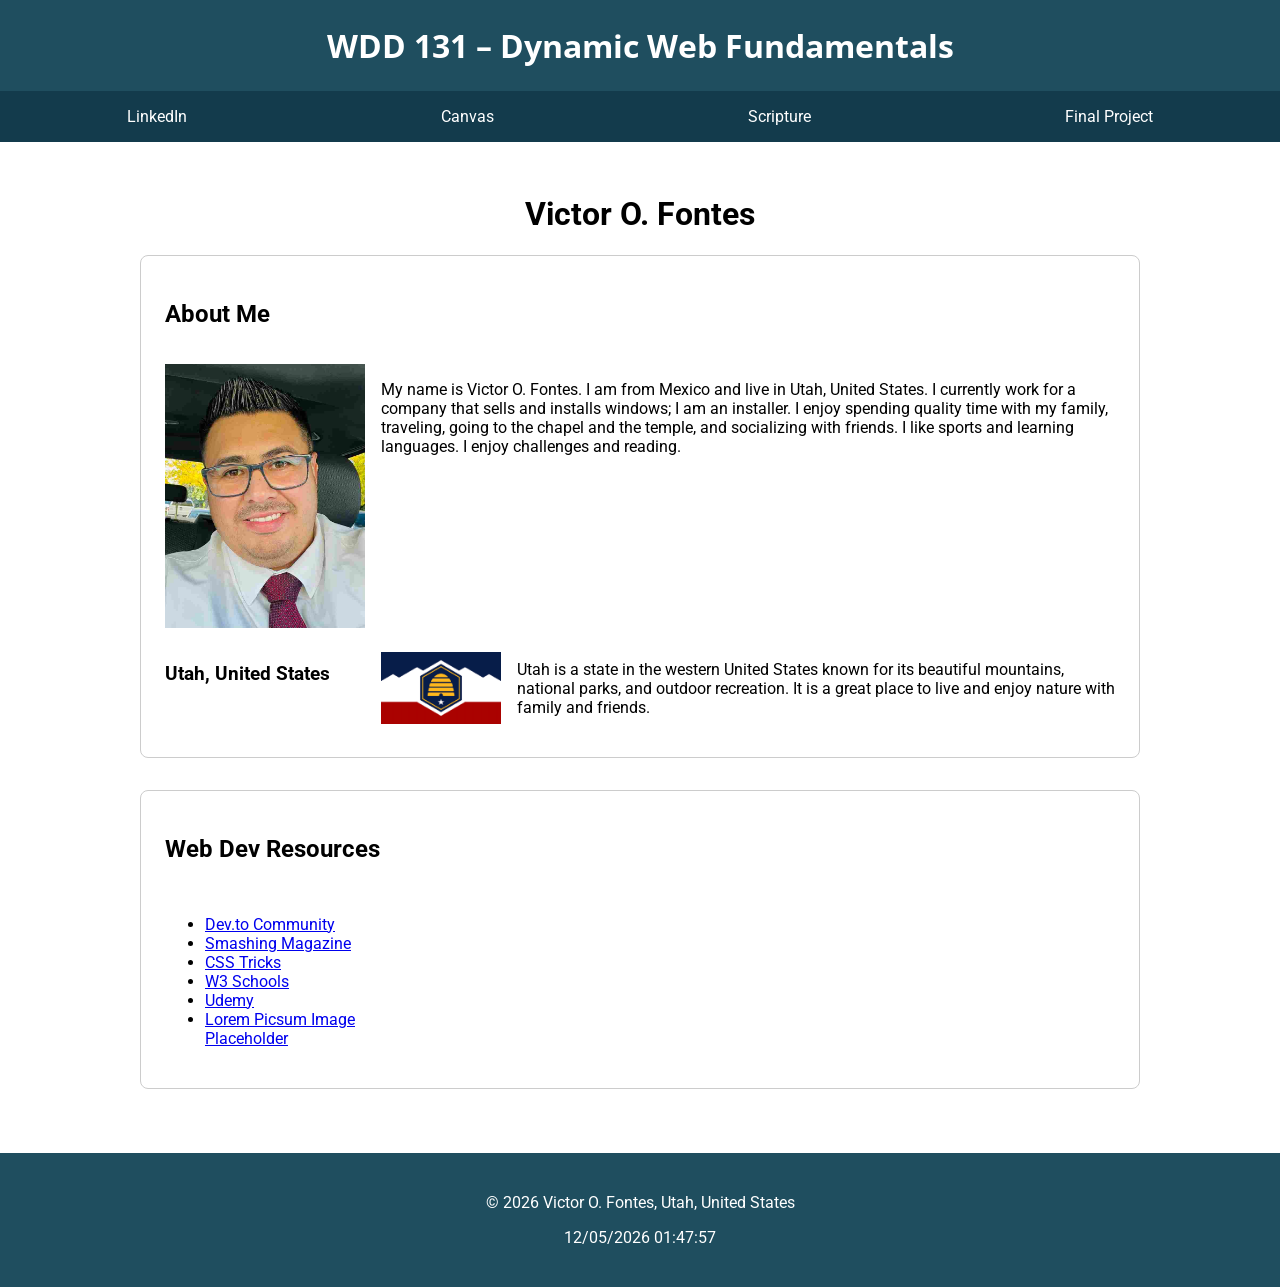
<file: index.html>
<!DOCTYPE html>
<html lang="en">
<head>
    <meta charset="UTF-8">
    <meta name="viewport" content="width=device-width, initial-scale=1.0">
    <meta name="description" content="WDD 131 – Dynamic Web Fundamentals, Victor O. Fontes, web development, HTML, CSS, JavaScript, and web design.">
    <meta name="author" content="Victor O. Fontes">

    <title>WDD 131 – Dynamic Web Fundamentals – Victor O. Fontes</title>

<link rel="preconnect" href="https://fonts.googleapis.com">
<link rel="preconnect" href="https://fonts.gstatic.com" crossorigin>
<link href="https://fonts.googleapis.com/css2?family=Roboto&family=Open+Sans&display=swap" rel="stylesheet">
    
<link rel="stylesheet" href="styles/base.css">

    <script src="scripts/getdates.js" defer></script>
</head>

<body>
    <header>
        <span id="course-title">WDD 131 – Dynamic Web Fundamentals</span>

        <nav>
            <a href="https://www.linkedin.com/in/victor-omar-f-81911842a">LinkedIn</a>
            <a href="https://byupw.instructure.com/">Canvas</a>
            <a href="https://www.churchofjesuschrist.org/study/scriptures">
                Scripture
            </a>
            <a href="#">Final Project</a>
        </nav>
    </header>

    <main>
        <h1>Victor O. Fontes</h1>

        <section class="card">
            <h2>About Me</h2>

            <img src="images/profile.jpeg" alt="Profile photo of Victor O. Fontes">

            <p>
                My name is Victor O. Fontes. I am from Mexico and live in Utah, United States.
                I currently work for a company that sells and installs windows; I am an installer. 
                I enjoy spending quality time with my family, traveling, going to the chapel and the temple, and socializing with friends.
                 I like sports and learning languages. I enjoy challenges and reading.
            </p>

           <h3>Utah, United States</h3>

    <div class="location">
        <img src="images/utah-flag.png" alt="Flag of Utah">

        <p>
            Utah is a state in the western United States known for its beautiful
            mountains, national parks, and outdoor recreation. It is a great place
            to live and enjoy nature with family and friends.
        </p>
    </div>   
        </section>

        <section class="card">
    <h2>Web Dev Resources</h2>

    <ul>
        <li><a href="https://dev.to/">Dev.to Community</a></li>
        <li><a href="https://www.smashingmagazine.com/">Smashing Magazine</a></li>
        <li><a href="https://css-tricks.com/">CSS Tricks</a></li>
        <li><a href="https://www.w3schools.com/">W3 Schools</a></li>
        <li><a href="https://www.udemy.com/">Udemy</a></li>
        <li><a href="https://picsum.photos/">Lorem Picsum Image Placeholder</a></li>
    </ul>
</section>
    </main>

    <footer>
        <p>
            &copy; <span id="currentyear"></span> Victor O. Fontes, Utah, United States
        </p>

        <p id="lastModified"></p>
    </footer>
</body>
</html>
</file>
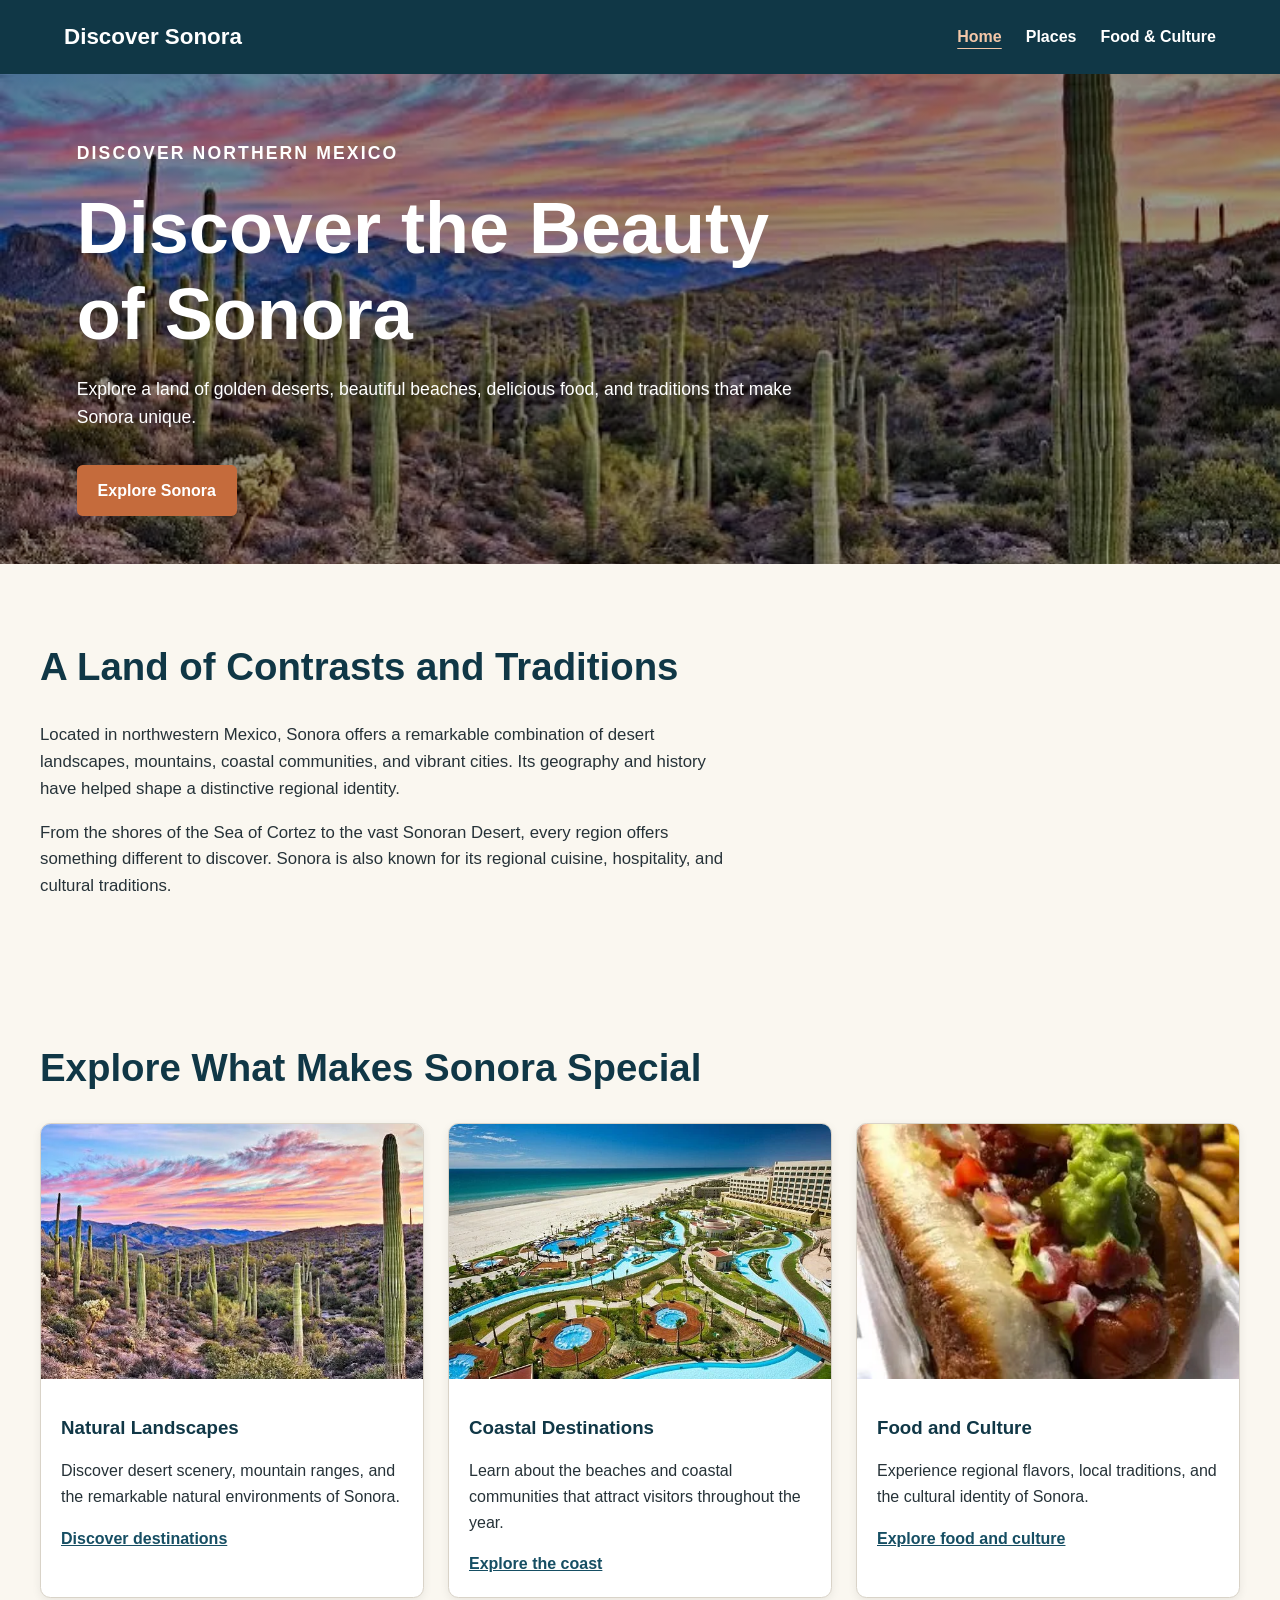
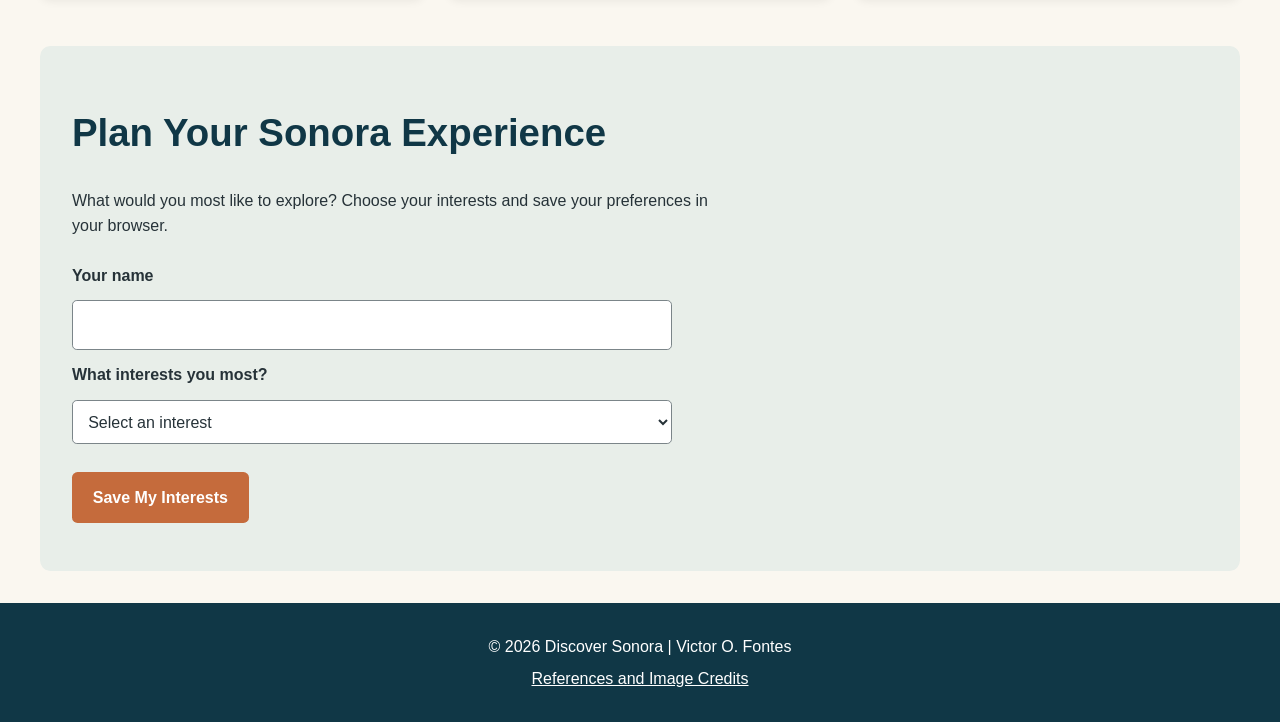
<file: project/index.html>
<!DOCTYPE html>
<html lang="en">
<head>
    <meta charset="UTF-8">
    <meta name="viewport" content="width=device-width, initial-scale=1.0">
    <meta name="description" content="Discover Sonora, Mexico, through its beautiful landscapes, regional food, rich culture, and unforgettable destinations.">
    <meta name="author" content="Victor O. Fontes">
    <title>Discover Sonora | Explore Northern Mexico</title>
    <link rel="stylesheet" href="styles/discover-sonora.css">
    <script src="scripts/discover-sonora.js" defer></script>
</head>
<body>
    <header>
        <a class="logo" href="index.html">Discover Sonora</a>

        <button id="menu-button" aria-label="Open navigation menu" aria-expanded="false">
            ☰
        </button>

        <nav id="nav-menu" aria-label="Main navigation">
            <a href="index.html" aria-current="page">Home</a>
            <a href="places.html">Places</a>
            <a href="food.html">Food & Culture</a>
        </nav>
    </header>

    <main>
        <section class="hero">
            <div class="hero-content">
                <p class="eyebrow">Discover Northern Mexico</p>
                <h1>Discover the Beauty of Sonora</h1>
                <p>
                    Explore a land of golden deserts, beautiful beaches,
                    delicious food, and traditions that make Sonora unique.
                </p>
                <a class="button" href="places.html">Explore Sonora</a>
            </div>
        </section>

        <section class="intro section-container">
            <h2>A Land of Contrasts and Traditions</h2>
            <p>
                Located in northwestern Mexico, Sonora offers a remarkable
                combination of desert landscapes, mountains, coastal
                communities, and vibrant cities. Its geography and history
                have helped shape a distinctive regional identity.
            </p>
            <p>
                From the shores of the Sea of Cortez to the vast Sonoran
                Desert, every region offers something different to discover.
                Sonora is also known for its regional cuisine, hospitality,
                and cultural traditions.
            </p>
        </section>

        <section class="highlights section-container">
            <h2>Explore What Makes Sonora Special</h2>

            <div class="card-grid">
                <article class="card">
                    <img
                        src="images/sonoran-desert.webp"
                        alt="Desert landscape in Sonora with mountains and native vegetation"
                        loading="lazy"
                        width="600"
                        height="400"
                    >
                    <div class="card-content">
                        <h3>Natural Landscapes</h3>
                        <p>
                            Discover desert scenery, mountain ranges,
                            and the remarkable natural environments of Sonora.
                        </p>
                        <a href="places.html">Discover destinations</a>
                    </div>
                </article>

                <article class="card">
                    <img
                        src="images/puerto-penasco.webp"
                        alt="Coastal scenery along the Sea of Cortez in Sonora"
                        loading="lazy"
                        width="600"
                        height="400"
                    >
                    <div class="card-content">
                        <h3>Coastal Destinations</h3>
                        <p>
                            Learn about the beaches and coastal communities
                            that attract visitors throughout the year.
                        </p>
                        <a href="places.html">Explore the coast</a>
                    </div>
                </article>

                <article class="card">
                    <img
                        src="images/sonoran-hot-dog.webp"
                        alt="Traditional Sonoran cuisine served as a regional meal"
                        loading="lazy"
                        width="600"
                        height="400"
                    >
                    <div class="card-content">
                        <h3>Food and Culture</h3>
                        <p>
                            Experience regional flavors, local traditions,
                            and the cultural identity of Sonora.
                        </p>
                        <a href="food.html">Explore food and culture</a>
                    </div>
                </article>
            </div>
        </section>

        <section class="newsletter section-container">
            <h2>Plan Your Sonora Experience</h2>
            <p>
                What would you most like to explore? Choose your interests
                and save your preferences in your browser.
            </p>

            <form id="interest-form">
                <label for="visitor-name">Your name</label>
                <input
                    type="text"
                    id="visitor-name"
                    name="visitor-name"
                    autocomplete="name"
                    required
                >

                <label for="interest">What interests you most?</label>
                <select id="interest" name="interest" required>
                    <option value="">Select an interest</option>
                    <option value="beaches">Beaches and coastal destinations</option>
                    <option value="nature">Deserts and nature</option>
                    <option value="food">Food and regional cuisine</option>
                    <option value="culture">Culture and traditions</option>
                </select>

                <button class="button" type="submit">Save My Interests</button>
            </form>

            <p id="form-message" class="form-message" aria-live="polite"></p>
        </section>
    </main>

    <footer>
        <p>&copy; <span id="current-year"></span> Discover Sonora | Victor O. Fontes</p>
        <p><a href="references.html">References and Image Credits</a></p>
    </footer>
</body>
</html>
</file>
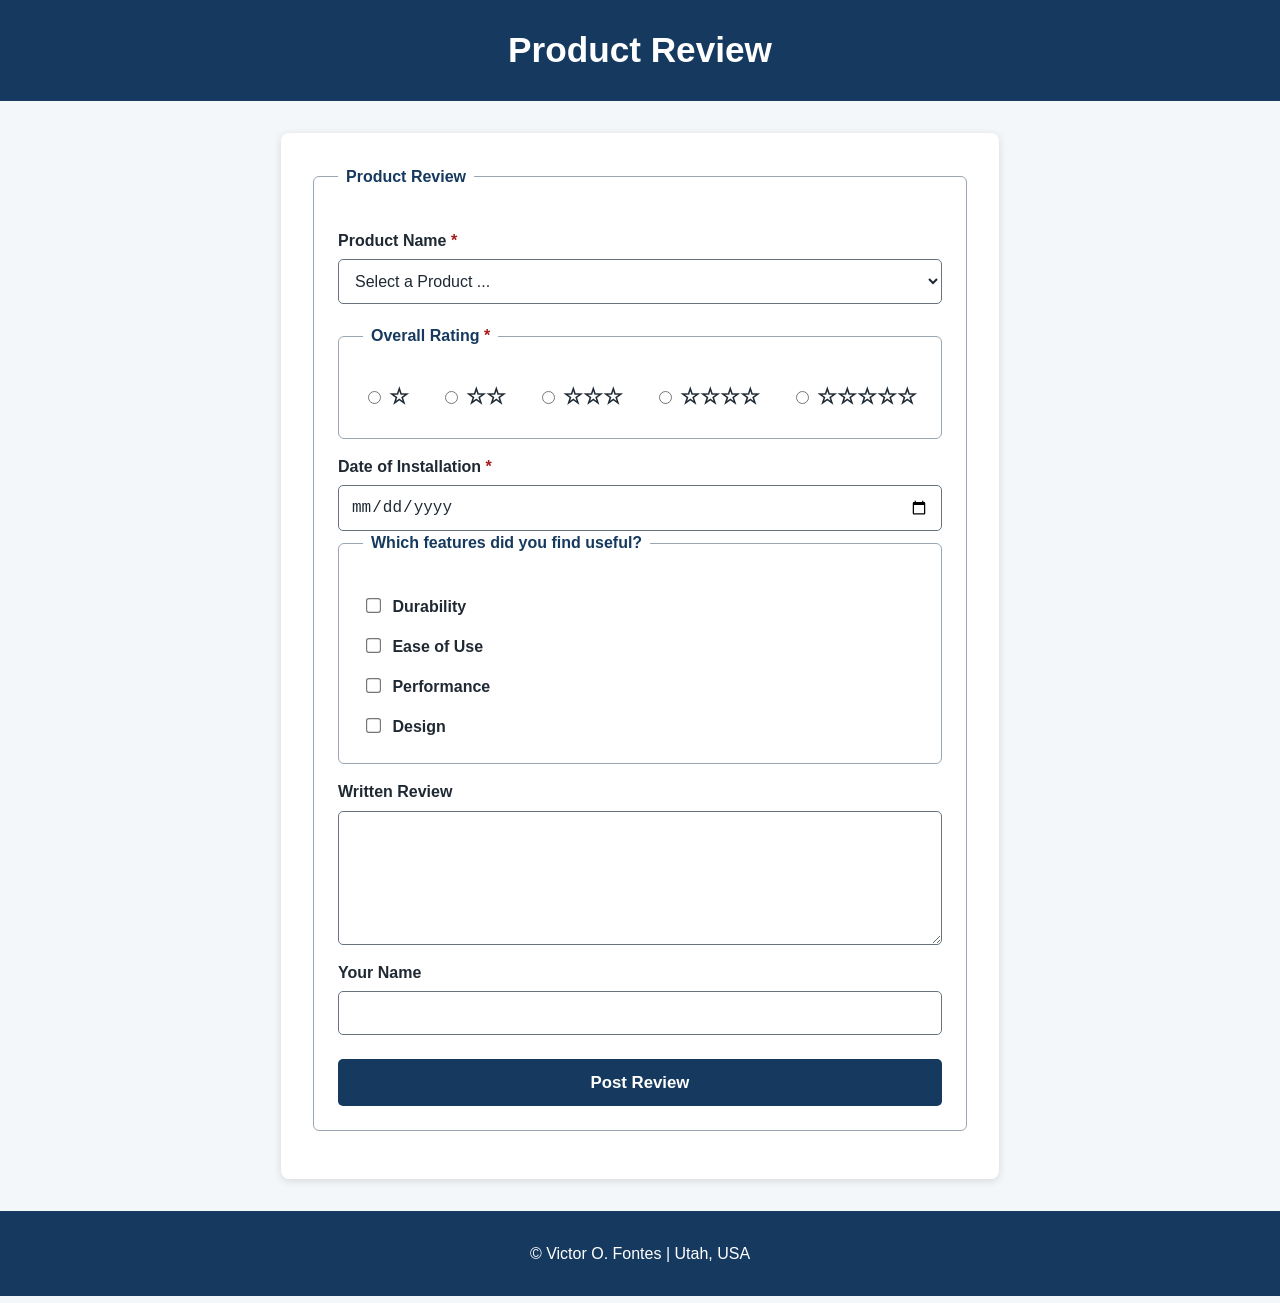
<file: form.html>
<!DOCTYPE html>
<html lang="en">

<head>
    <meta charset="UTF-8">
    <meta name="viewport" content="width=device-width, initial-scale=1.0">

    <meta name="description"
        content="Product review form for submitting a review, rating, installation date, and useful features.">

    <meta name="author" content="Victor O. Fontes">

    <title>Product Review Form</title>

    <link rel="stylesheet" href="styles/form.css">
    <script src="scripts/form.js" defer></script>
</head>

<body>

    <header>
        <h1>Product Review</h1>
    </header>

    <main>
        <form method="get" action="review.html">

            <fieldset>
                <legend>Product Review</legend>

                <!-- Product Name -->
                <label for="product">
                    Product Name <span class="required">*</span>
                </label>

                <select id="product" name="product" required>
                    <option value="" disabled selected>Select a Product ...</option>
                </select>

                <!-- Overall Rating -->
                <fieldset class="rating-field">
                    <legend>Overall Rating <span class="required">*</span></legend>

                    <div class="rating-options">

                        <label for="rating-1">
                            <input type="radio" id="rating-1" name="rating" value="1" required>
                            <span>☆</span>
                            <span class="sr-only">1 star</span>
                        </label>

                        <label for="rating-2">
                            <input type="radio" id="rating-2" name="rating" value="2" required>
                            <span>☆☆</span>
                            <span class="sr-only">2 stars</span>
                        </label>

                        <label for="rating-3">
                            <input type="radio" id="rating-3" name="rating" value="3" required>
                            <span>☆☆☆</span>
                            <span class="sr-only">3 stars</span>
                        </label>

                        <label for="rating-4">
                            <input type="radio" id="rating-4" name="rating" value="4" required>
                            <span>☆☆☆☆</span>
                            <span class="sr-only">4 stars</span>
                        </label>

                        <label for="rating-5">
                            <input type="radio" id="rating-5" name="rating" value="5" required>
                            <span>☆☆☆☆☆</span>
                            <span class="sr-only">5 stars</span>
                        </label>

                    </div>
                </fieldset>

                <!-- Date of Installation -->
                <label for="installation-date">
                    Date of Installation <span class="required">*</span>
                </label>

                <input type="date" id="installation-date" name="installation-date" required>

                <!-- Useful Features -->
                <fieldset>
                    <legend>Which features did you find useful?</legend>

                    <label for="durability">
                        <input type="checkbox" id="durability" name="features" value="durability">
                        Durability
                    </label>

                    <label for="ease-of-use">
                        <input type="checkbox" id="ease-of-use" name="features" value="ease-of-use">
                        Ease of Use
                    </label>

                    <label for="performance">
                        <input type="checkbox" id="performance" name="features" value="performance">
                        Performance
                    </label>

                    <label for="design">
                        <input type="checkbox" id="design" name="features" value="design">
                        Design
                    </label>

                </fieldset>

                <!-- Written Review -->
                <label for="review">
                    Written Review
                </label>

                <textarea id="review" name="review" rows="6"></textarea>

                <!-- User Name -->
                <label for="user-name">
                    Your Name
                </label>

                <input type="text" id="user-name" name="user-name">

                <!-- Submit -->
                <input type="submit" value="Post Review">

            </fieldset>

        </form>
    </main>

    <footer>
        <p>
            &copy; <span id="currentyear"></span> Victor O. Fontes | Utah, USA
        </p>

        <p id="lastModified"></p>
    </footer>

</body>

</html>
</file>
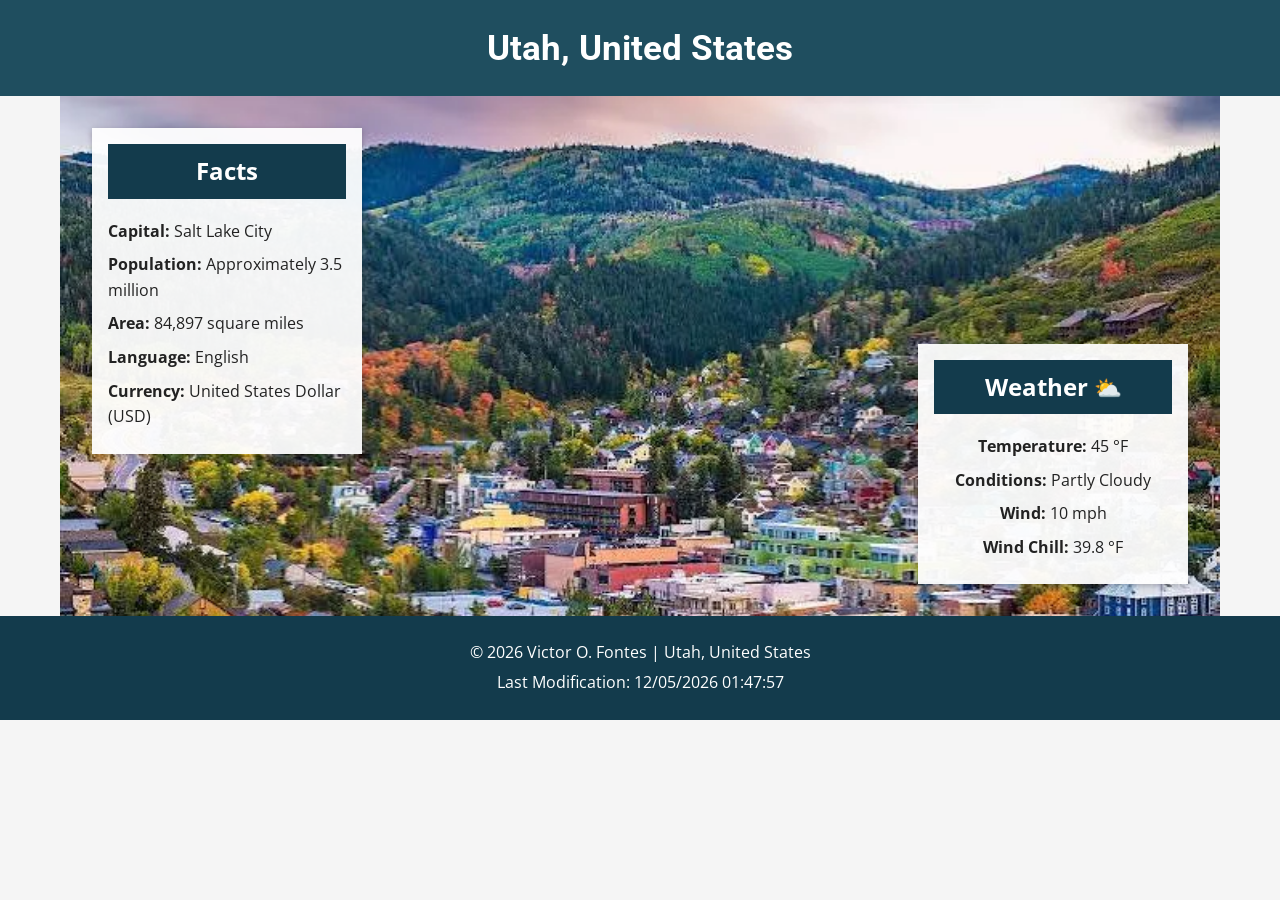
<file: place.html>
<!DOCTYPE html>
<html lang="en">
<head>
    <meta charset="UTF-8">
    <meta name="viewport" content="width=device-width, initial-scale=1.0">

    <meta name="description" content="Learn about Utah, United States, including its geography, population, landmarks, and weather.">
    <meta name="author" content="Victor O. Fontes">

    <title>Utah, United States | WDD 131</title>

    <link rel="preconnect" href="https://fonts.googleapis.com">
    <link rel="preconnect" href="https://fonts.gstatic.com" crossorigin>
    <link href="https://fonts.googleapis.com/css2?family=Open+Sans:wght@400;600;700&family=Roboto:wght@700&display=swap" rel="stylesheet">

    <link rel="stylesheet" href="styles/place.css">
    <script src="scripts/place.js" defer></script>
</head>

<body>
    <header>
        <h1>Utah, United States</h1>
    </header>

    <main>
        <section class="hero">
            <picture>
                <source media="(min-width: 768px)" srcset="images/utah-large.webp">
                <img src="images/utah-small.webp"
                     alt="Salt Lake City and the mountains of Utah"
                     width="554"
                     height="554">
            </picture>
        </section>

        <section class="content">
            <div class="about">
                <h2>About Utah</h2>
                <p>
                    Utah is a western state known for its beautiful mountains,
                    deserts, national parks, and outdoor recreation. The state
                    offers a variety of landscapes, from the Wasatch Mountains
                    to the red rock formations of southern Utah.
                </p>
            </div>

            <div class="facts">
                <h2>Facts</h2>
                <p><strong>Capital:</strong> Salt Lake City</p>
                <p><strong>Population:</strong> Approximately 3.5 million</p>
                <p><strong>Area:</strong> 84,897 square miles</p>
                <p><strong>Language:</strong> English</p>
                <p><strong>Currency:</strong> United States Dollar (USD)</p>
            </div>

            <div class="weather">
                <h2>Weather</h2>

                <img class="weather-icon"
                     src="images/weather.svg"
                     alt="Partly cloudy weather">

                <div class="weather-info">
                    <p><strong>Temperature:</strong> <span id="temperature">45</span> °F</p>
                    <p><strong>Conditions:</strong> Partly Cloudy</p>
                    <p><strong>Wind:</strong> <span id="wind-speed">10</span> mph</p>
                    <p><strong>Wind Chill:</strong> <span id="wind-chill">N/A</span></p>
                </div>
            </div>
        </section>
    </main>

    <footer>
        <p>&copy; <span id="currentyear"></span> Victor O. Fontes | Utah, United States</p>
        <p id="lastModified"></p>
    </footer>
</body>
</html>
</file>
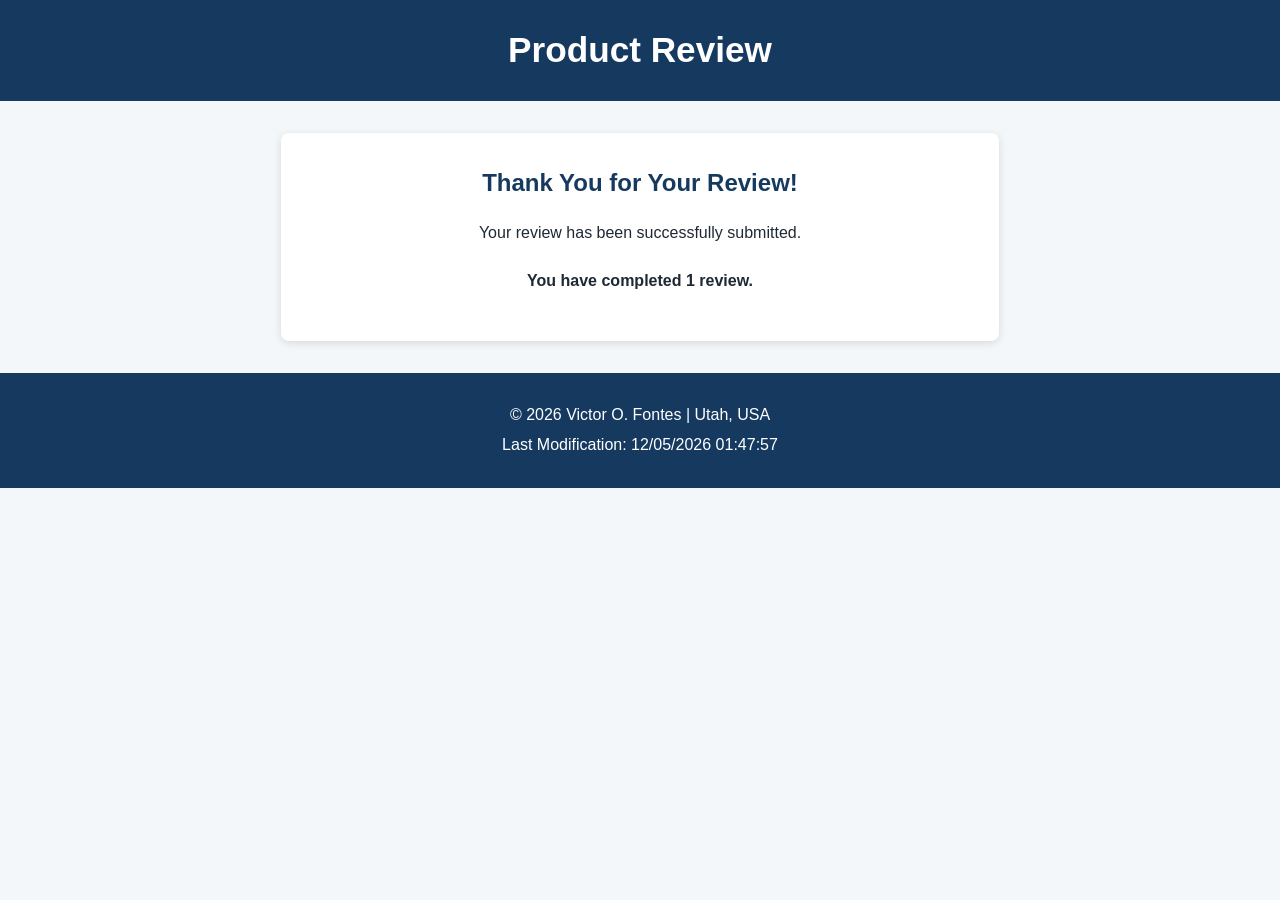
<file: review.html>
<!DOCTYPE html>
<html lang="en">

<head>
    <meta charset="UTF-8">
    <meta name="viewport" content="width=device-width, initial-scale=1.0">

    <meta name="description"
        content="Thank you for submitting your product review.">

    <meta name="author" content="Victor O. Fontes">

    <title>Review Submitted</title>

    <link rel="stylesheet" href="styles/form.css">
    <script src="scripts/review.js" defer></script>
</head>

<body>

    <header>
        <h1>Product Review</h1>
    </header>

    <main>
        <section>
            <h2>Thank You for Your Review!</h2>

            <p>Your review has been successfully submitted.</p>

            <p id="review-count"></p>
        </section>
    </main>

    <footer>
        <p>
            &copy; <span id="currentyear"></span> Victor O. Fontes | Utah, USA
        </p>

        <p id="lastModified"></p>
    </footer>

</body>

</html>
</file>
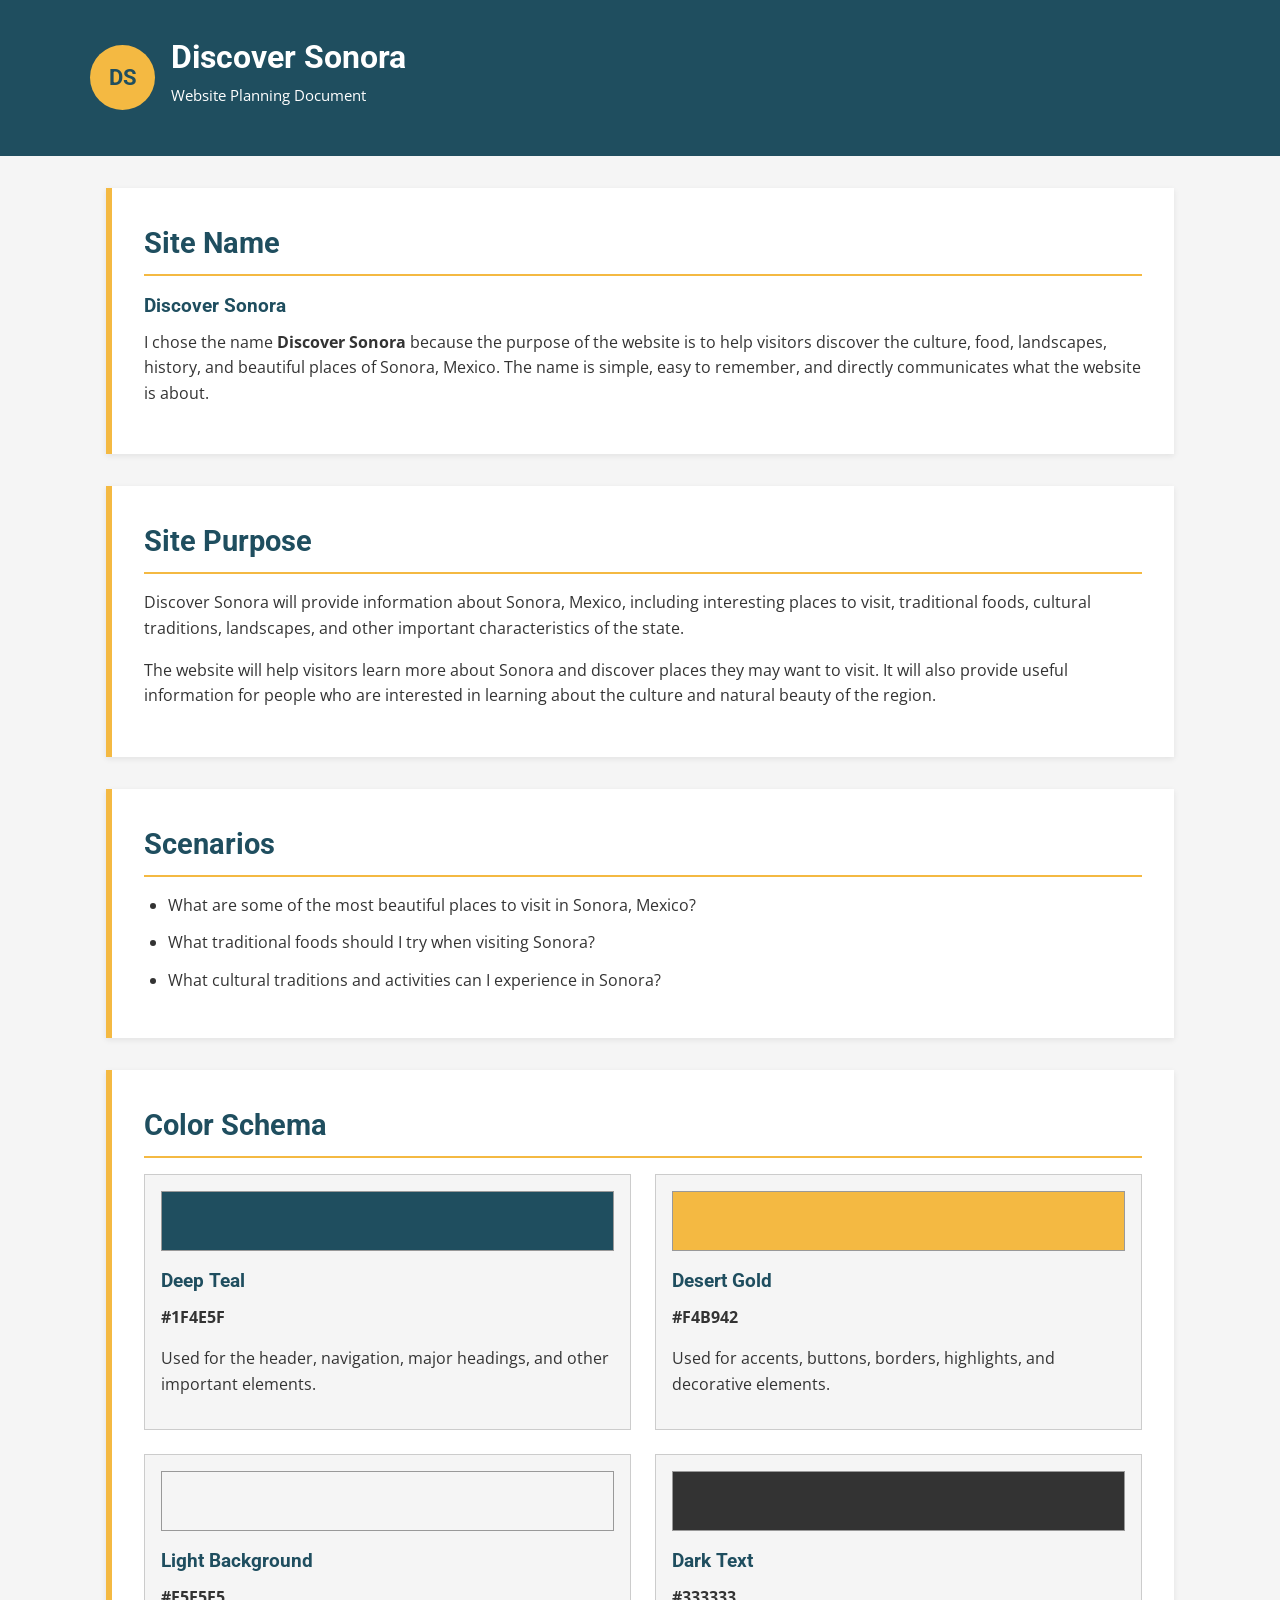
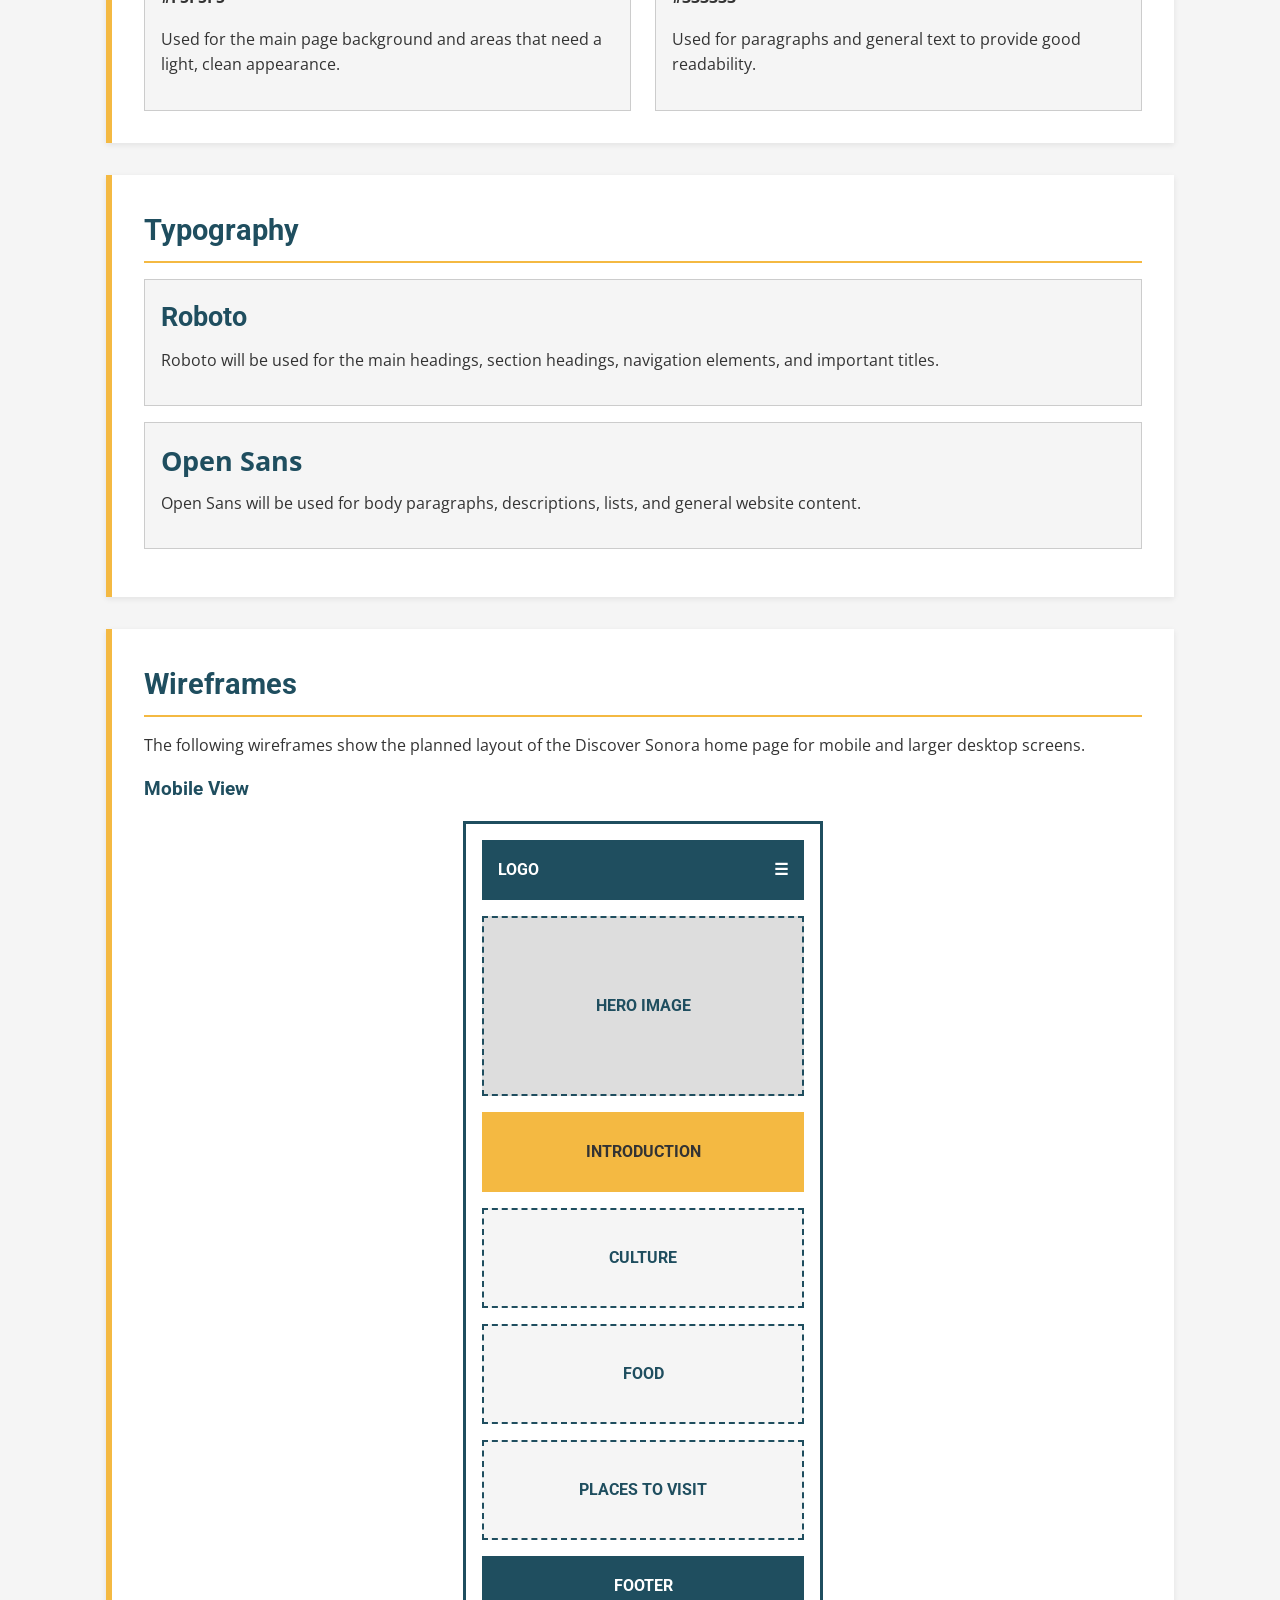
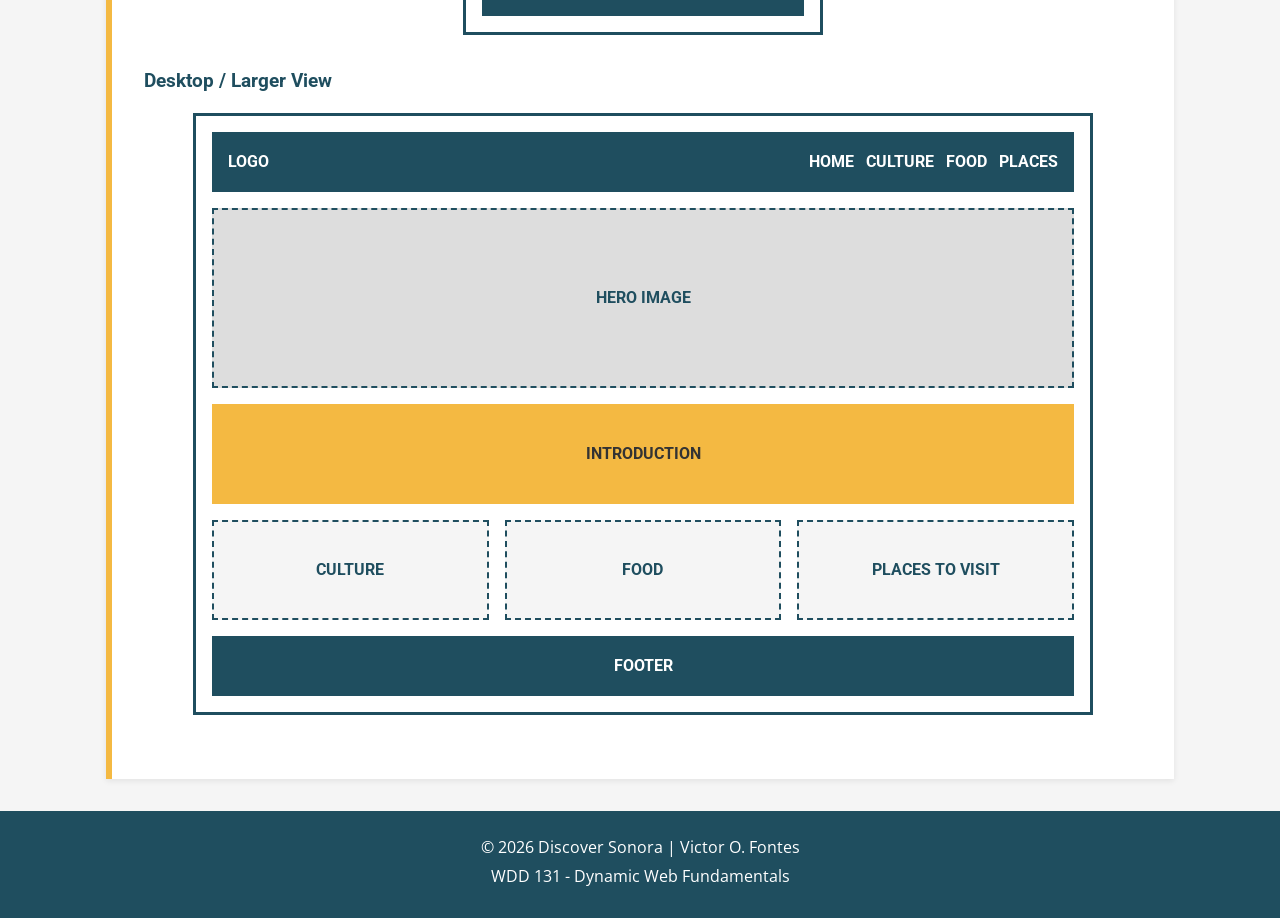
<file: siteplan.html>
<!DOCTYPE html>

<html lang="en">
<head>
    <meta charset="UTF-8">
    <meta name="viewport" content="width=device-width, initial-scale=1.0">
    <meta name="description" content="Website planning document for Discover Sonora, a website about the culture, food, landscapes, and places of Sonora, Mexico.">
    <meta name="author" content="Victor O. Fontes">
    <title>Discover Sonora | Website Planning Document</title>


<link rel="preconnect" href="https://fonts.googleapis.com">
<link rel="preconnect" href="https://fonts.gstatic.com" crossorigin>
<link href="https://fonts.googleapis.com/css2?family=Open+Sans:wght@400;600;700&family=Roboto:wght@400;500;700&display=swap" rel="stylesheet">

<link rel="stylesheet" href="styles/siteplan.css">


</head>

<body>
    <header>
        <div class="logo">
            <div class="logo-symbol">DS</div>
            <div>
                <h1>Discover Sonora</h1>
                <p>Website Planning Document</p>
            </div>
        </div>
    </header>

<main>
    <section>
        <h2>Site Name</h2>
        <h3>Discover Sonora</h3>
        <p>
            I chose the name <strong>Discover Sonora</strong> because the purpose of the
            website is to help visitors discover the culture, food, landscapes, history,
            and beautiful places of Sonora, Mexico. The name is simple, easy to remember,
            and directly communicates what the website is about.
        </p>
    </section>

    <section>
        <h2>Site Purpose</h2>
        <p>
            Discover Sonora will provide information about Sonora, Mexico, including
            interesting places to visit, traditional foods, cultural traditions,
            landscapes, and other important characteristics of the state.
        </p>
        <p>
            The website will help visitors learn more about Sonora and discover places
            they may want to visit. It will also provide useful information for people
            who are interested in learning about the culture and natural beauty of the
            region.
        </p>
    </section>

    <section>
        <h2>Scenarios</h2>
        <ul>
            <li>What are some of the most beautiful places to visit in Sonora, Mexico?</li>
            <li>What traditional foods should I try when visiting Sonora?</li>
            <li>What cultural traditions and activities can I experience in Sonora?</li>
        </ul>
    </section>

    <section>
        <h2>Color Schema</h2>

        <div class="color-grid">
            <div class="color-card">
                <div class="color-box color-primary"></div>
                <h3>Deep Teal</h3>
                <p><strong>#1F4E5F</strong></p>
                <p>
                    Used for the header, navigation, major headings, and other
                    important elements.
                </p>
            </div>

            <div class="color-card">
                <div class="color-box color-accent"></div>
                <h3>Desert Gold</h3>
                <p><strong>#F4B942</strong></p>
                <p>
                    Used for accents, buttons, borders, highlights, and decorative
                    elements.
                </p>
            </div>

            <div class="color-card">
                <div class="color-box color-background"></div>
                <h3>Light Background</h3>
                <p><strong>#F5F5F5</strong></p>
                <p>
                    Used for the main page background and areas that need a light,
                    clean appearance.
                </p>
            </div>

            <div class="color-card">
                <div class="color-box color-text"></div>
                <h3>Dark Text</h3>
                <p><strong>#333333</strong></p>
                <p>
                    Used for paragraphs and general text to provide good readability.
                </p>
            </div>
        </div>
    </section>

    <section>
        <h2>Typography</h2>

        <div class="type-example">
            <h3 class="roboto-example">Roboto</h3>
            <p>
                Roboto will be used for the main headings, section headings,
                navigation elements, and important titles.
            </p>
        </div>

        <div class="type-example">
            <h3 class="open-sans-example">Open Sans</h3>
            <p>
                Open Sans will be used for body paragraphs, descriptions, lists,
                and general website content.
            </p>
        </div>
    </section>

    <section>
        <h2>Wireframes</h2>
        <p>
            The following wireframes show the planned layout of the Discover Sonora
            home page for mobile and larger desktop screens.
        </p>

        <h3>Mobile View</h3>

        <div class="wireframe mobile-wireframe">
            <div class="wire-header">
                LOGO
                <span>☰</span>
            </div>

            <div class="wire-hero">
                HERO IMAGE
            </div>

            <div class="wire-section">
                INTRODUCTION
            </div>

            <div class="wire-card">
                CULTURE
            </div>

            <div class="wire-card">
                FOOD
            </div>

            <div class="wire-card">
                PLACES TO VISIT
            </div>

            <div class="wire-footer">
                FOOTER
            </div>
        </div>

        <h3>Desktop / Larger View</h3>

        <div class="wireframe desktop-wireframe">
            <div class="wire-header">
                <span>LOGO</span>
                <span>HOME &nbsp; CULTURE &nbsp; FOOD &nbsp; PLACES</span>
            </div>

            <div class="wire-hero">
                HERO IMAGE
            </div>

            <div class="wire-intro">
                INTRODUCTION
            </div>

            <div class="wire-columns">
                <div class="wire-card">CULTURE</div>
                <div class="wire-card">FOOD</div>
                <div class="wire-card">PLACES TO VISIT</div>
            </div>

            <div class="wire-footer">
                FOOTER
            </div>
        </div>
    </section>
</main>

<footer>
    <p>&copy; 2026 Discover Sonora | Victor O. Fontes</p>
    <p>WDD 131 - Dynamic Web Fundamentals</p>
</footer>


</body>
</html>
</file>
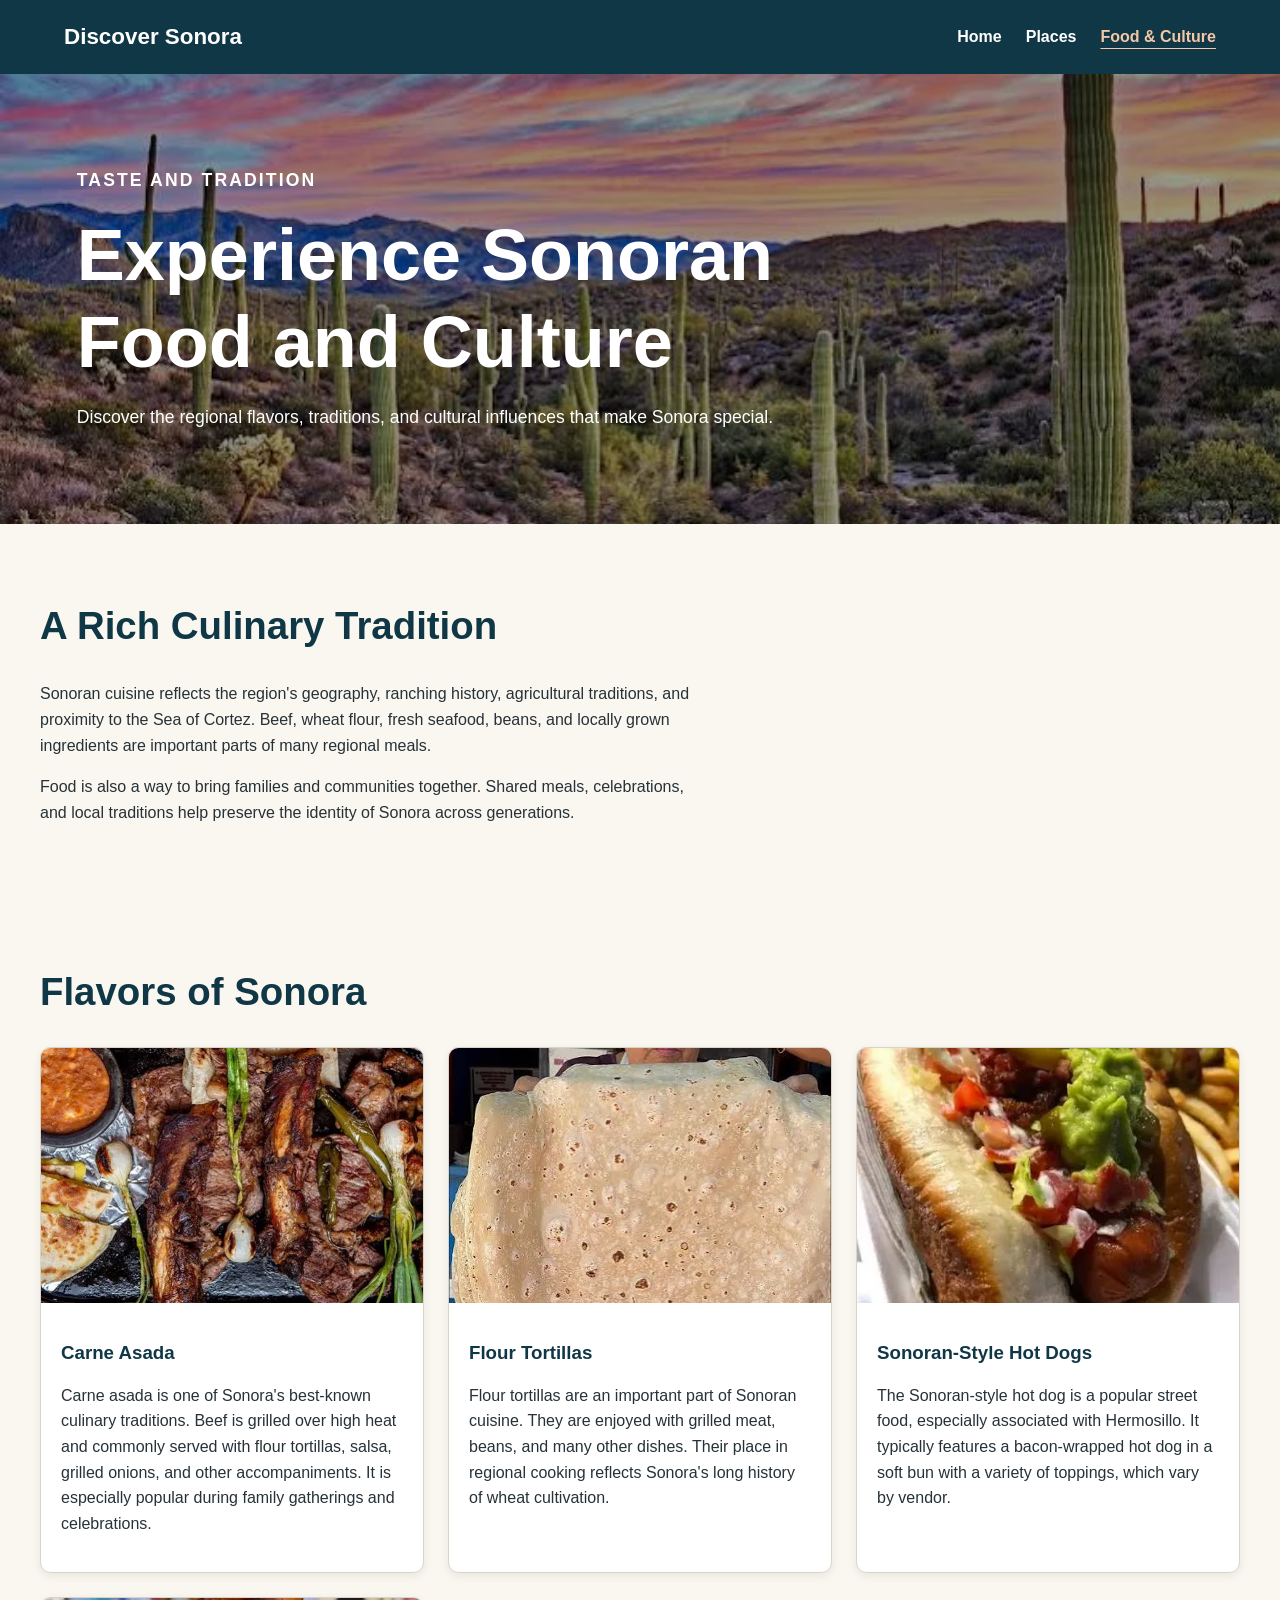
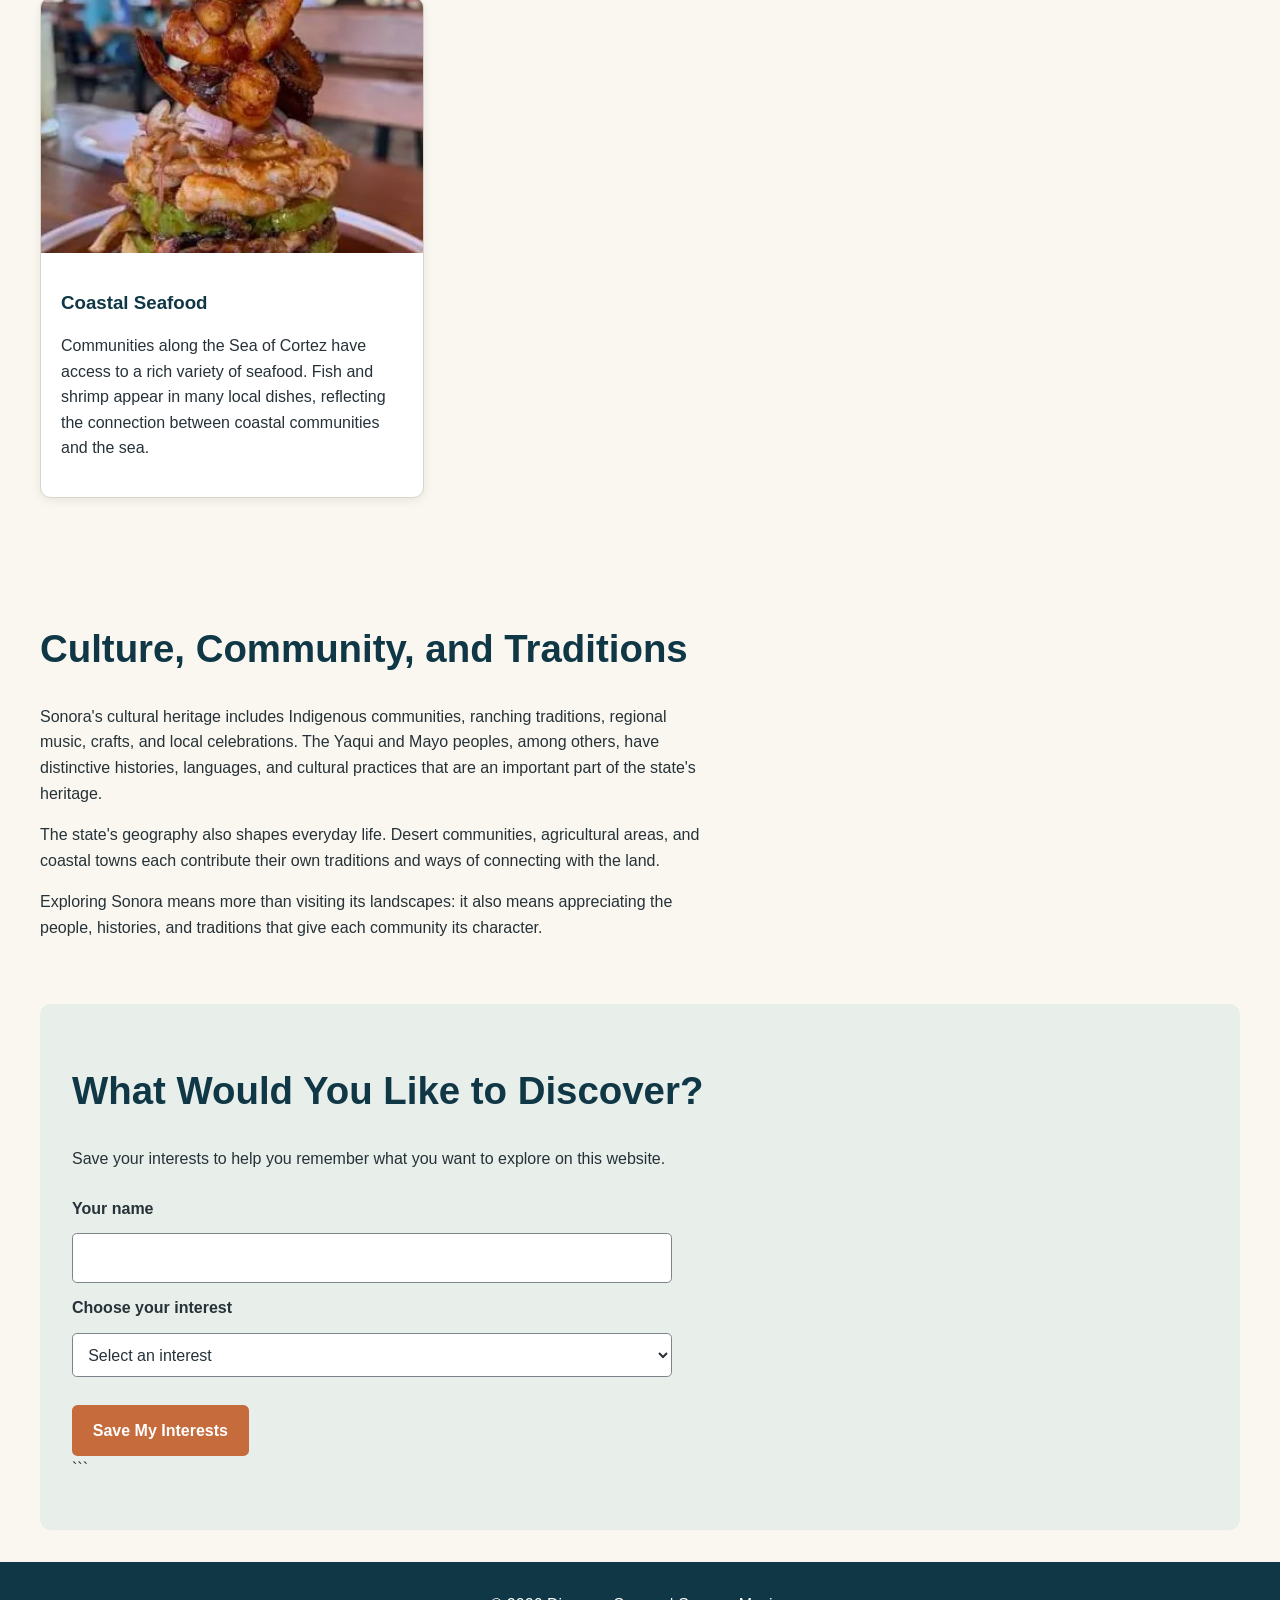
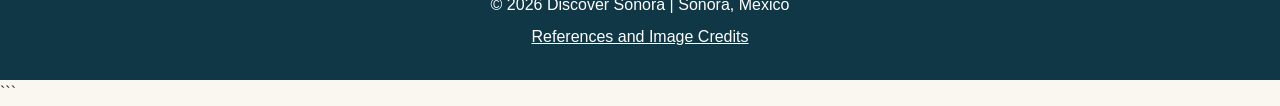
<file: project/food.html>
<!DOCTYPE html>
<html lang="en">
<head>
    <meta charset="UTF-8">
    <meta name="viewport" content="width=device-width, initial-scale=1.0">
    <meta name="description" content="Discover Sonora's traditional food, carne asada, flour tortillas, regional traditions, and cultural heritage.">
    <meta name="author" content="Victor O. Fontes">
    <title>Food and Culture | Discover Sonora</title>
    <link rel="stylesheet" href="styles/discover-sonora.css">
    <script src="scripts/discover-sonora.js" defer></script>
</head>
<body>
    <header>
        <a class="logo" href="index.html">Discover Sonora</a>

        <button id="menu-button" aria-label="Open navigation menu" aria-expanded="false">
            ☰
        </button>

        <nav id="nav-menu" aria-label="Main navigation">
            <a href="index.html">Home</a>
            <a href="places.html">Places</a>
            <a href="food.html" aria-current="page">Food &amp; Culture</a>
        </nav>
    </header>

    <main>
        <section class="hero">
            <div class="hero-content">
                <p class="eyebrow">Taste and Tradition</p>
                <h1>Experience Sonoran Food and Culture</h1>
                <p>
                    Discover the regional flavors, traditions, and
                    cultural influences that make Sonora special.
                </p>
            </div>
        </section>

        <section class="section-container">
            <h2>A Rich Culinary Tradition</h2>

            <p>
                Sonoran cuisine reflects the region's geography, ranching
                history, agricultural traditions, and proximity to the
                Sea of Cortez. Beef, wheat flour, fresh seafood, beans,
                and locally grown ingredients are important parts of
                many regional meals.
            </p>

            <p>
                Food is also a way to bring families and communities
                together. Shared meals, celebrations, and local
                traditions help preserve the identity of Sonora across
                generations.
            </p>
        </section>

        <section class="section-container">
            <h2>Flavors of Sonora</h2>

            <div class="card-grid">
                <article class="card">
                    <img
                        src="images/carne-asada.webp"
                        alt="Carne asada, a traditional food in Sonora, Mexico"
                        loading="lazy"
                        width="600"
                        height="400"
                    >
                    <div class="card-content">
                        <h3>Carne Asada</h3>
                        <p>
                            Carne asada is one of Sonora's best-known
                            culinary traditions. Beef is grilled over
                            high heat and commonly served with flour
                            tortillas, salsa, grilled onions, and other
                            accompaniments. It is especially popular
                            during family gatherings and celebrations.
                        </p>
                    </div>
                </article>

                <article class="card">
                    <img
                        src="images/flour-tortillas.webp"
                        alt="Traditional flour tortillas served fresh"
                        loading="lazy"
                        width="600"
                        height="400"
                    >
                    <div class="card-content">
                        <h3>Flour Tortillas</h3>
                        <p>
                            Flour tortillas are an important part of
                            Sonoran cuisine. They are enjoyed with
                            grilled meat, beans, and many other dishes.
                            Their place in regional cooking reflects
                            Sonora's long history of wheat cultivation.
                        </p>
                    </div>
                </article>

                <article class="card">
                    <img
                        src="images/sonoran-hot-dog.webp"
                        alt="Sonoran-style hot dog with traditional toppings"
                        loading="lazy"
                        width="600"
                        height="400"
                    >
                    <div class="card-content">
                        <h3>Sonoran-Style Hot Dogs</h3>
                        <p>
                            The Sonoran-style hot dog is a popular
                            street food, especially associated with
                            Hermosillo. It typically features a bacon-wrapped
                            hot dog in a soft bun with a variety of
                            toppings, which vary by vendor.
                        </p>
                    </div>
                </article>

                <article class="card">
                    <img
                        src="images/sonora-seafood.webp"
                        alt="Fresh seafood prepared in a coastal Sonoran style"
                        loading="lazy"
                        width="600"
                        height="400"
                    >
                    <div class="card-content">
                        <h3>Coastal Seafood</h3>
                        <p>
                            Communities along the Sea of Cortez have
                            access to a rich variety of seafood.
                            Fish and shrimp appear in many local dishes,
                            reflecting the connection between coastal
                            communities and the sea.
                        </p>
                    </div>
                </article>
            </div>
        </section>

        <section class="section-container">
            <h2>Culture, Community, and Traditions</h2>

            <p>
                Sonora's cultural heritage includes Indigenous
                communities, ranching traditions, regional music,
                crafts, and local celebrations. The Yaqui and Mayo
                peoples, among others, have distinctive histories,
                languages, and cultural practices that are an important
                part of the state's heritage.
            </p>

            <p>
                The state's geography also shapes everyday life.
                Desert communities, agricultural areas, and coastal
                towns each contribute their own traditions and ways
                of connecting with the land.
            </p>

            <p>
                Exploring Sonora means more than visiting its landscapes:
                it also means appreciating the people, histories, and
                traditions that give each community its character.
            </p>
        </section>

        <section class="newsletter section-container">
            <h2>What Would You Like to Discover?</h2>

            <p>
                Save your interests to help you remember what you want
                to explore on this website.
            </p>

            <form id="interest-form">
                <label for="visitor-name">Your name</label>
                <input
                    type="text"
                    id="visitor-name"
                    name="visitor-name"
                    autocomplete="name"
                    required
                >

                <label for="interest">Choose your interest</label>
                <select id="interest" name="interest" required>
                    <option value="">Select an interest</option>
                    <option value="beaches">Beaches and coastal destinations</option>
                    <option value="nature">Deserts and nature</option>
                    <option value="food">Food and regional cuisine</option>
                    <option value="culture">Culture and traditions</option>
                </select>

                <button class="button" type="submit">Save My Interests</button>
            </form>

            ```
        <p id="form-message" class="form-message" aria-live="polite"></p>
    </section>
</main>

<footer>
    <p>
        &copy; <span id="current-year"></span> Discover Sonora |
        Sonora, Mexico
    </p>
    <p>
        <a href="references.html">References and Image Credits</a>
    </p>
</footer>
```

</body>
</html>
</file>
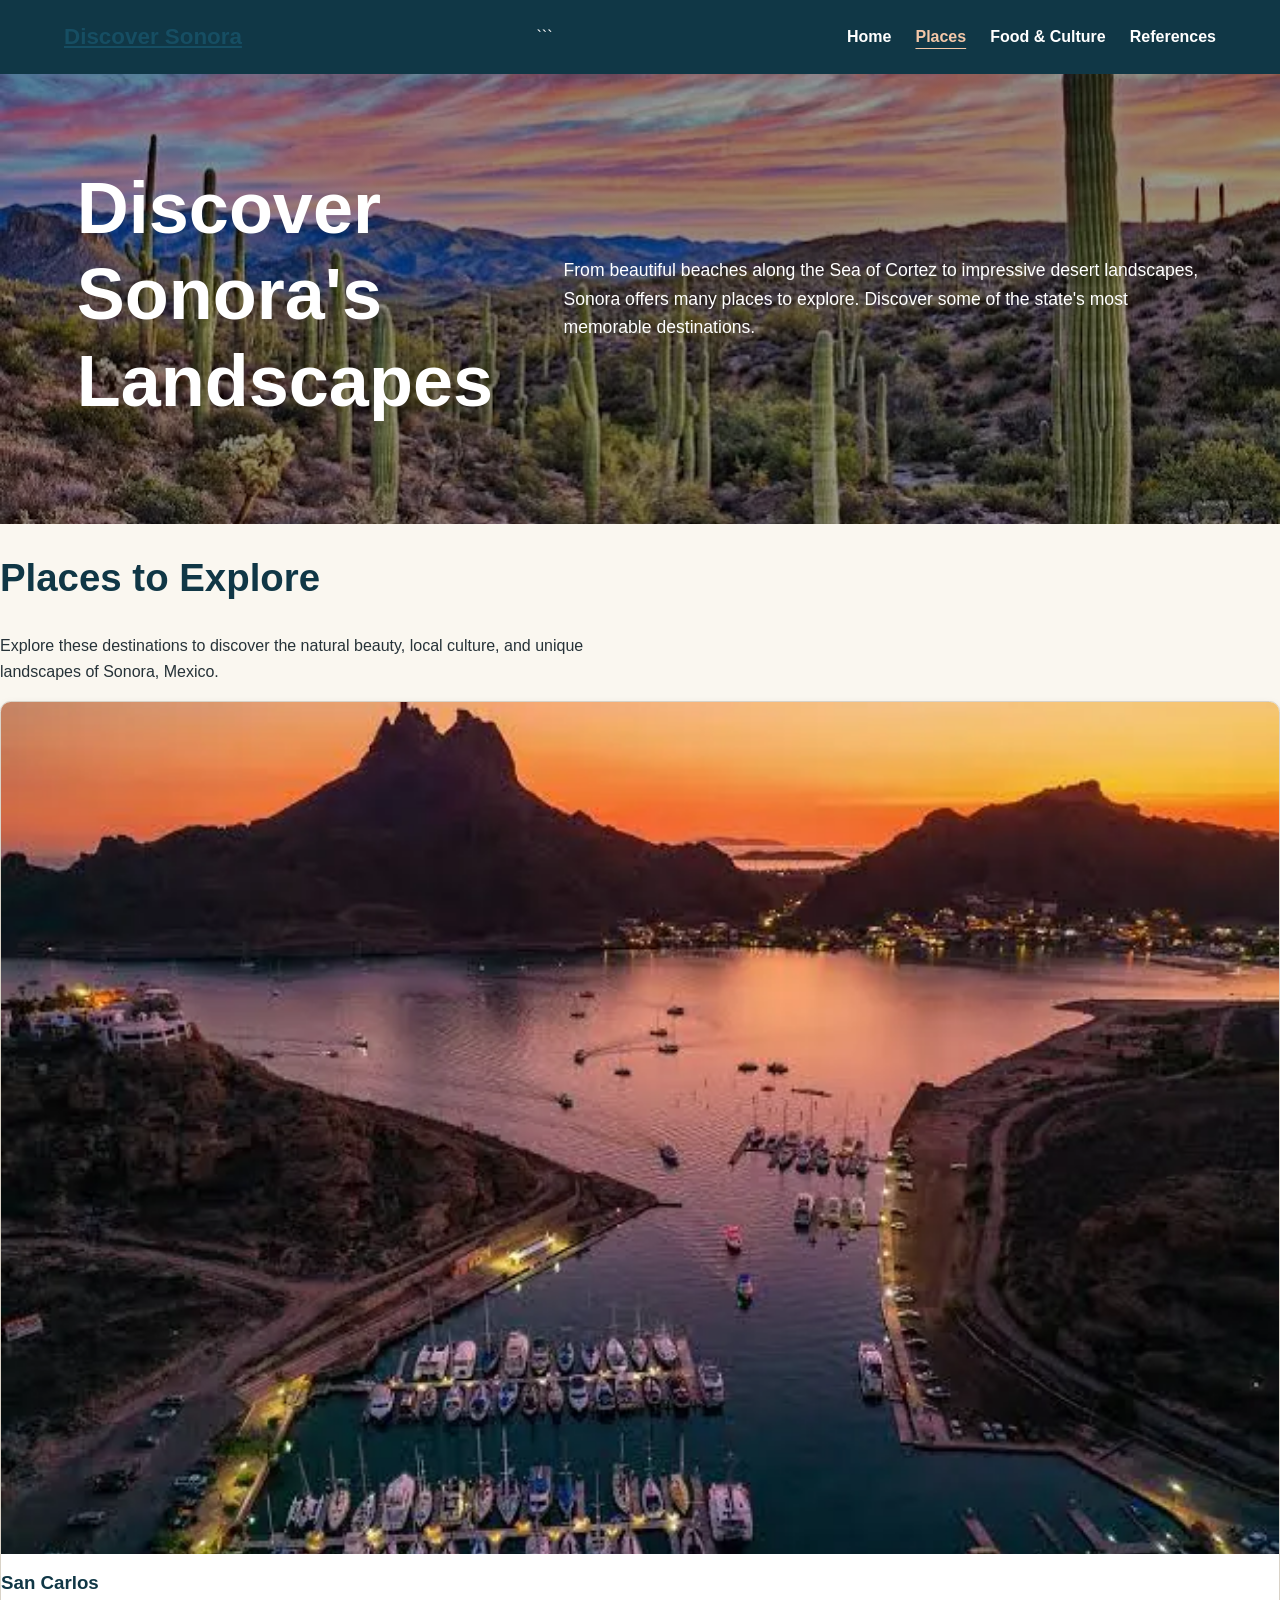
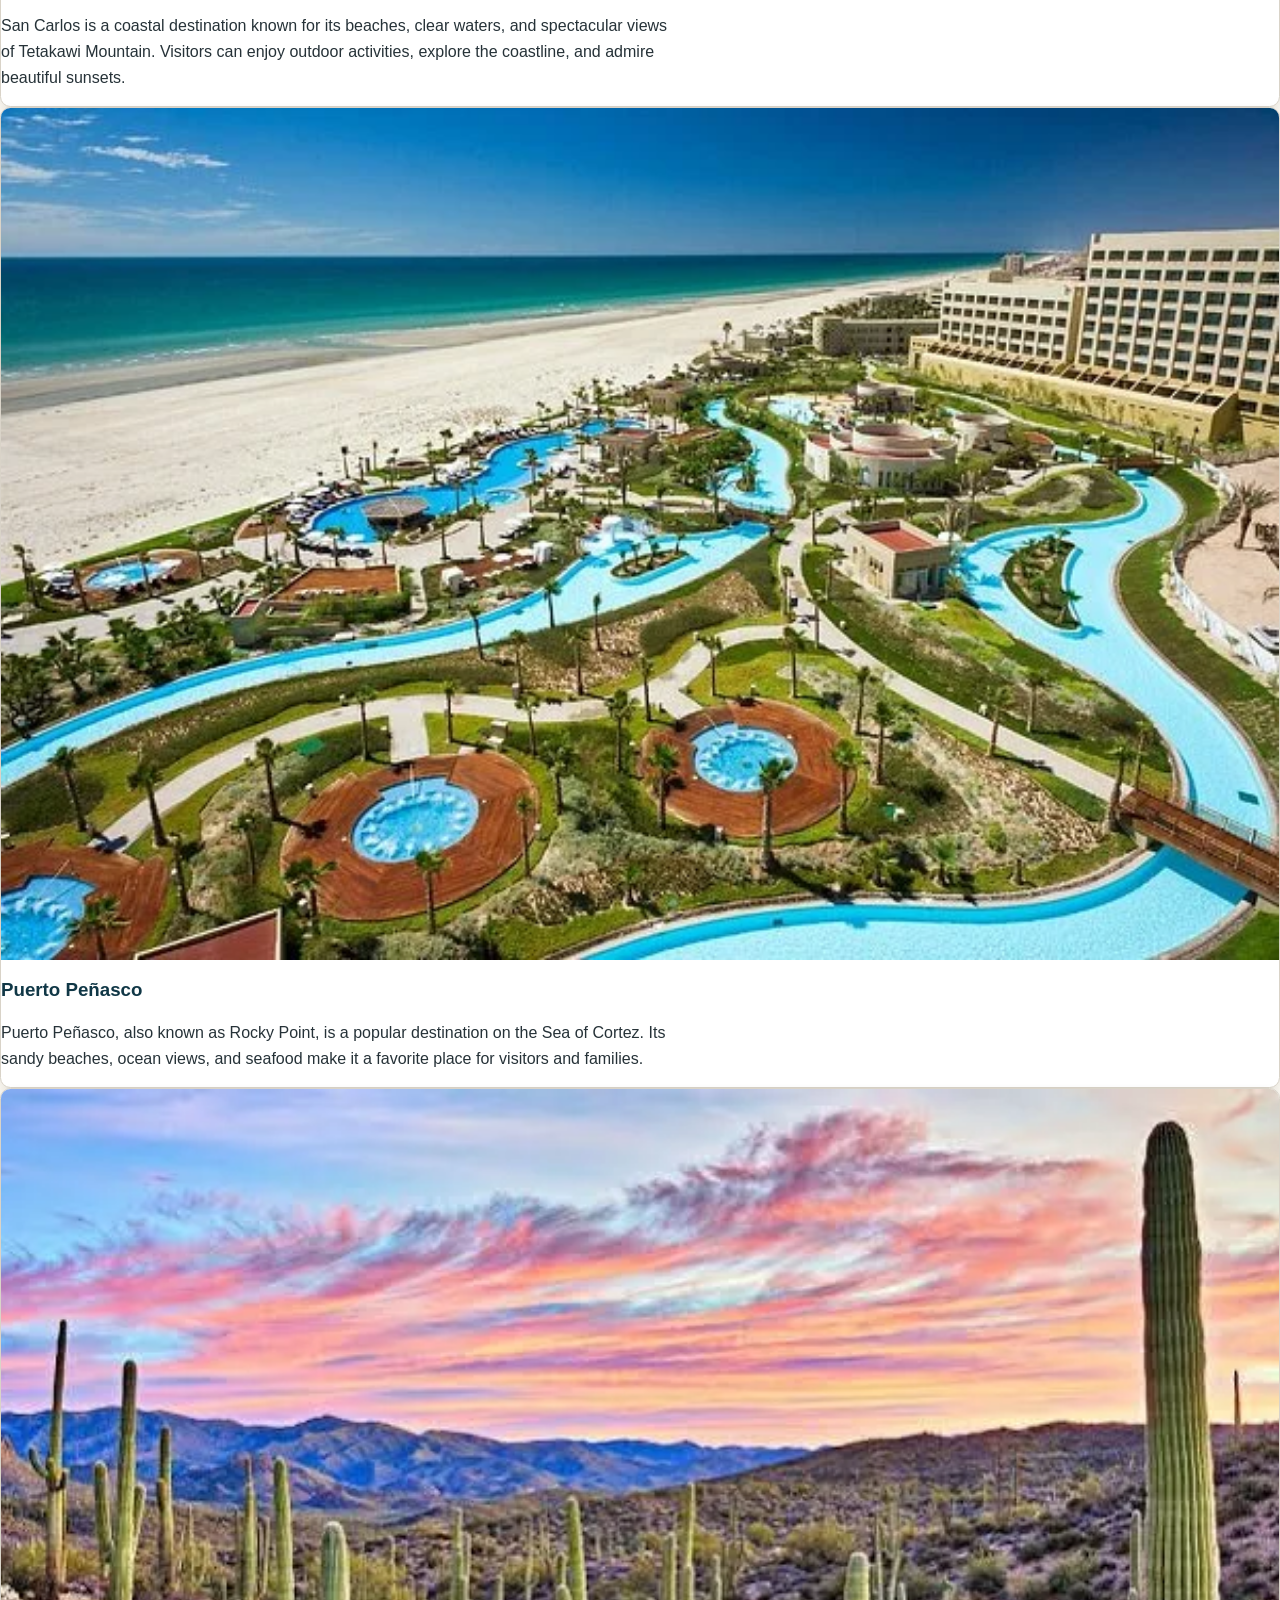
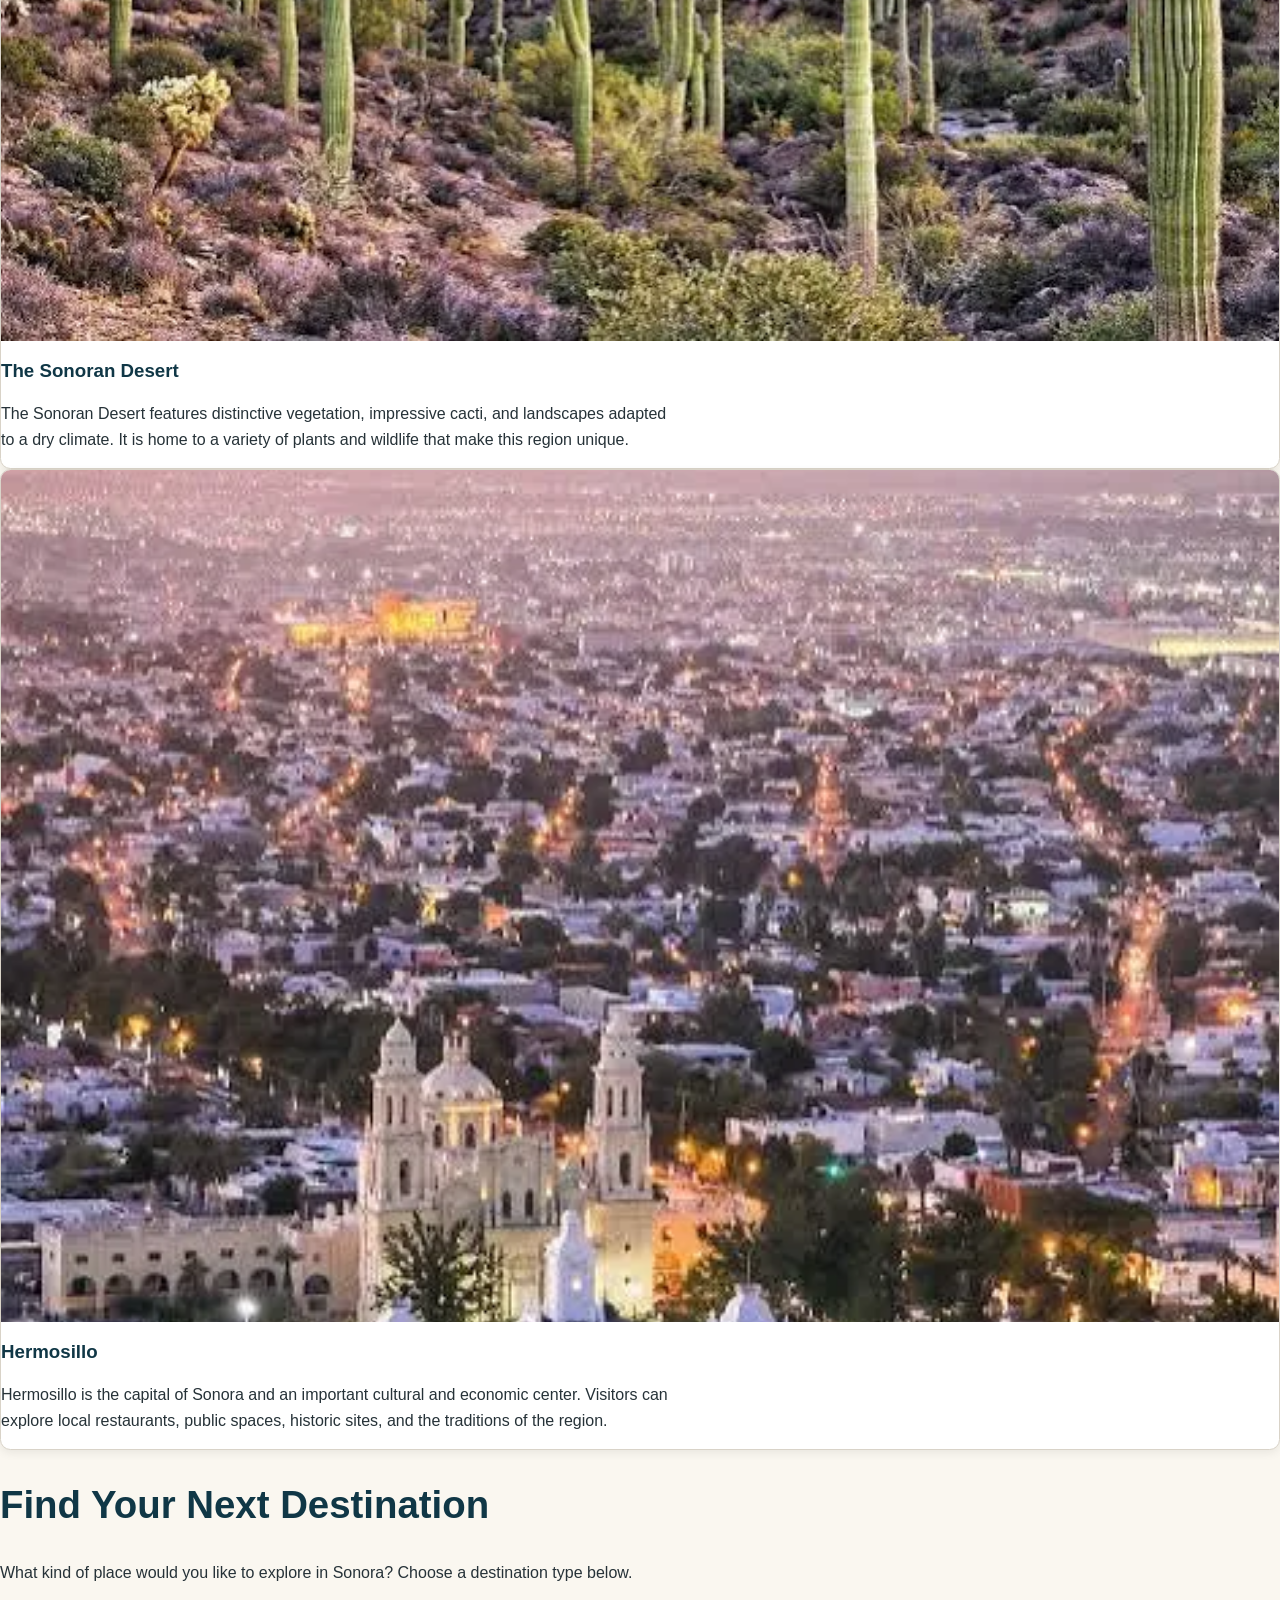
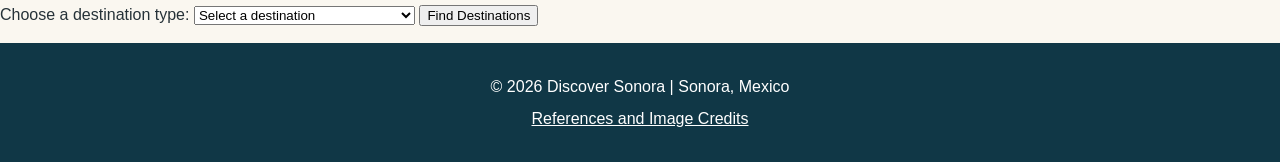
<file: project/places.html>
<!DOCTYPE html>

<html lang="en">
<head>
    <meta charset="UTF-8">
    <meta name="viewport" content="width=device-width, initial-scale=1.0">
    <meta name="description" content="Discover the beautiful destinations of Sonora, Mexico, including San Carlos, Puerto Peñasco, the Sonoran Desert, and Hermosillo.">
    <meta name="author" content="Victor O. Fontes">
    <title>Places to Visit | Discover Sonora</title>
    <link rel="stylesheet" href="styles/discover-sonora.css">
    <script src="scripts/discover-sonora.js" defer></script>
</head>
<body>
    <header>
        <div class="logo">
            <a href="index.html">Discover Sonora</a>
        </div>

```
    <button id="menu-button" aria-label="Open navigation menu" aria-expanded="false" aria-controls="nav-menu">
        ☰
    </button>

    <nav id="nav-menu" aria-label="Main navigation">
        <a href="index.html">Home</a>
        <a href="places.html" aria-current="page">Places</a>
        <a href="food.html">Food &amp; Culture</a>
        <a href="references.html">References</a>
    </nav>
</header>

<main>
    <section class="hero">
        <h1>Discover Sonora's Landscapes</h1>
        <p>
            From beautiful beaches along the Sea of Cortez to impressive
            desert landscapes, Sonora offers many places to explore.
            Discover some of the state's most memorable destinations.
        </p>
    </section>

    <section class="container">
        <h2>Places to Explore</h2>
        <p>
            Explore these destinations to discover the natural beauty,
            local culture, and unique landscapes of Sonora, Mexico.
        </p>

        <div class="cards">
            <article class="card">
                <img
                    src="images/san-carlos.webp"
                    alt="Coastal landscape and distinctive mountains near San Carlos, Sonora"
                    loading="lazy"
                    width="600"
                    height="400">

                <h3>San Carlos</h3>
                <p>
                    San Carlos is a coastal destination known for its
                    beaches, clear waters, and spectacular views of
                    Tetakawi Mountain. Visitors can enjoy outdoor
                    activities, explore the coastline, and admire
                    beautiful sunsets.
                </p>
            </article>

            <article class="card">
                <img
                    src="images/puerto-penasco.webp"
                    alt="Beach and Sea of Cortez in Puerto Peñasco, Sonora"
                    loading="lazy"
                    width="600"
                    height="400">

                <h3>Puerto Peñasco</h3>
                <p>
                    Puerto Peñasco, also known as Rocky Point, is a
                    popular destination on the Sea of Cortez. Its sandy
                    beaches, ocean views, and seafood make it a favorite
                    place for visitors and families.
                </p>
            </article>

            <article class="card">
                <img
                    src="images/sonoran-desert.webp"
                    alt="Natural desert landscape of Sonora with desert vegetation"
                    loading="lazy"
                    width="600"
                    height="400">

                <h3>The Sonoran Desert</h3>
                <p>
                    The Sonoran Desert features distinctive vegetation,
                    impressive cacti, and landscapes adapted to a dry
                    climate. It is home to a variety of plants and
                    wildlife that make this region unique.
                </p>
            </article>

            <article class="card">
                <img
                    src="images/hermosillo.webp"
                    alt="View of Hermosillo, the capital city of Sonora, Mexico"
                    loading="lazy"
                    width="600"
                    height="400">

                <h3>Hermosillo</h3>
                <p>
                    Hermosillo is the capital of Sonora and an important
                    cultural and economic center. Visitors can explore
                    local restaurants, public spaces, historic sites,
                    and the traditions of the region.
                </p>
            </article>
        </div>
    </section>

    <section class="container">
        <h2>Find Your Next Destination</h2>
        <p>
            What kind of place would you like to explore in Sonora?
            Choose a destination type below.
        </p>

        <form id="destination-form">
            <label for="destination-type">Choose a destination type:</label>

            <select id="destination-type" name="destination-type" required> 
                <option value="">Select a destination</option>
                <option value="coast">Beaches and coastal destinations</option> 
                <option value="nature">Desert and nature</option> 
                <option value="city">Cities and culture</option> 
            </select>

            <button type="submit">Find Destinations</button>
        </form>

        <p id="destination-message" aria-live="polite"></p>
    </section>
</main>

<footer>
    <p>
        &copy; <span id="current-year"></span> Discover Sonora |
        Sonora, Mexico
    </p>
    <p>
        <a href="references.html">References and Image Credits</a>
    </p>
</footer>

</body>
</html>
</file>
<file: styles/base.css>
body {
    font-family: "Roboto", sans-serif;
    margin: 0;
}

header {
    background-color: #1f4e5f;
    color: white;
    text-align: center;
}

#course-title {
    display: block;
    font-family: "Open Sans", sans-serif;
    font-size: 2rem;
    font-weight: bold;
    padding: 1.5rem;
}

nav {
    display: flex;
    justify-content: space-around;
    align-items: center;
    background-color: #133b4c;
}

nav a {
    flex: 1 1 auto;
    display: block;
    color: white;
    padding: 1rem;
    text-decoration: none;
    text-align: center;
}

nav a:hover {
    background-color: #4f8a9d;
    color: white;
}

main {
    max-width: 1000px;
    margin: 0 auto;
    padding: 2rem;
}

h1 {
    text-align: center;
}

.card {
    display: grid;
    grid-template-columns: 200px 1fr;
    gap: 1rem;
    margin-bottom: 2rem;
    padding: 1.5rem;
    border: 1px solid #ccc;
    border-radius: 8px;
}

.card h2 {
    grid-column: 1 / -1;
}

.card img {
    width: 100%;
    max-width: 200px;
    height: auto;
}

.location {
    display: grid;
    grid-template-columns: 120px 1fr;
    gap: 1rem;
    align-items: center;
}

.location img {
    width: 120px;
    height: auto;
}

footer {
    background-color: #1f4e5f;
    color: white;
    text-align: center;
    padding: 1.5rem;
}
</file>
<file: project/styles/discover-sonora.css>
/* General styles */

:root {
    --color-primary: #164e63;
    --color-primary-dark: #103746;
    --color-accent: #c56b3c;
    --color-background: #faf7f0;
    --color-surface: #ffffff;
    --color-text: #263238;
    --color-muted: #52636b;
    --color-border: #d9d3c8;
    --font-main: Arial, Helvetica, sans-serif;
    --max-width: 1200px;
}

* {
    box-sizing: border-box;
}

html {
    scroll-behavior: smooth;
}

body {
    margin: 0;
    font-family: var(--font-main);
    color: var(--color-text);
    background-color: var(--color-background);
    line-height: 1.6;
}

img {
    display: block;
    width: 100%;
    height: auto;
}

a {
    color: var(--color-primary);
}

a:hover {
    color: var(--color-accent);
}

a:focus-visible,
button:focus-visible,
input:focus-visible,
select:focus-visible {
    outline: 3px solid var(--color-accent);
    outline-offset: 3px;
}

h1,
h2,
h3 {
    line-height: 1.2;
}

h2 {
    color: var(--color-primary-dark);
    font-size: clamp(1.7rem, 4vw, 2.4rem);
}

p {
    max-width: 75ch;
}

/* Header and navigation */

header {
    display: flex;
    align-items: center;
    justify-content: space-between;
    gap: 1rem;
    padding: 1rem 5%;
    background-color: var(--color-primary-dark);
    color: white;
}

.logo {
    color: white;
    font-size: 1.4rem;
    font-weight: 700;
    text-decoration: none;
}

.logo:hover {
    color: #f4c7a8;
}

#nav-menu {
    display: flex;
    align-items: center;
    gap: 1.5rem;
}

#nav-menu a {
    padding: 0.5rem 0;
    color: white;
    font-weight: 600;
    text-decoration: none;
}

#nav-menu a:hover,
#nav-menu a[aria-current="page"] {
    color: #f4c7a8;
    text-decoration: underline;
    text-underline-offset: 0.35rem;
}

#menu-button {
    display: none;
    padding: 0.5rem 0.75rem;
    border: 1px solid white;
    border-radius: 0.3rem;
    background: transparent;
    color: white;
    font-size: 1.5rem;
    cursor: pointer;
}

/* Hero section */

.hero {
     min-height: 450px;
    display: flex;
    align-items: center;
    padding: 3rem 6%;
    background-image:
        linear-gradient(rgba(0, 0, 0, 0.4), rgba(0, 0, 0, 0.4)),
        url("../images/sonoran-desert.webp");
    background-position: center;
    background-size: cover;
    background-repeat: no-repeat;
    color: white;
}

.hero-content {
    max-width: 720px;
}

.eyebrow {
    font-weight: 700;
    letter-spacing: 0.12em;
    text-transform: uppercase;
}

.hero h1 {
    margin: 0.5rem 0 1rem;
    font-size: clamp(2.4rem, 6vw, 4.5rem);
}

.hero p {
    font-size: 1.1rem;
}

.button {
    display: inline-block;
    margin-top: 1rem;
    padding: 0.8rem 1.3rem;
    border: 0;
    border-radius: 0.35rem;
    background-color: var(--color-accent);
    color: white;
    font: inherit;
    font-weight: 700;
    text-decoration: none;
    cursor: pointer;
}

.button:hover {
    background-color: #9f4e28;
    color: white;
}

/* Content sections */

.section-container {
    width: min(100% - 2rem, var(--max-width));
    margin: 0 auto;
    padding: 3rem 0;
}

.intro p {
    font-size: 1.05rem;
}

.card-grid {
    display: grid;
    grid-template-columns: repeat(3, minmax(0, 1fr));
    gap: 1.5rem;
    margin-top: 2rem;
}

.card {
    overflow: hidden;
    border: 1px solid var(--color-border);
    border-radius: 0.65rem;
    background-color: var(--color-surface);
    box-shadow: 0 3px 10px rgb(0 0 0 / 7%);
}

.card img {
    aspect-ratio: 3 / 2;
    object-fit: cover;
}

.card-content {
    padding: 1.25rem;
}

.card h3 {
    color: var(--color-primary-dark);
}

.card-content a {
    font-weight: 700;
}

/* Form */

.newsletter {
    margin-bottom: 2rem;
    padding: 2rem;
    border-radius: 0.65rem;
    background-color: #e8eee9;
}

#interest-form {
    display: grid;
    gap: 0.75rem;
    max-width: 600px;
    margin-top: 1.5rem;
}

#interest-form label {
    font-weight: 700;
}

#interest-form input,
#interest-form select {
    width: 100%;
    min-height: 44px;
    padding: 0.7rem;
    border: 1px solid #7b8589;
    border-radius: 0.3rem;
    background-color: white;
    color: var(--color-text);
    font: inherit;
}

#interest-form .button {
    justify-self: start;
}

.form-message {
    font-weight: 700;
}

/* Footer */

footer {
    padding: 1.5rem 1rem;
    background-color: var(--color-primary-dark);
    color: white;
    text-align: center;
}

footer p {
    margin: 0.4rem auto;
}

footer a {
    color: white;
}

footer a:hover {
    color: #f4c7a8;
}

/* Tablet */

@media (max-width: 800px) {
    header {
        flex-wrap: wrap;
    }

    #menu-button {
        display: block;
    }

    #nav-menu {
        display: none;
        flex-basis: 100%;
        flex-direction: column;
        align-items: stretch;
        gap: 0;
    }

    #nav-menu.open {
        display: flex;
    }

    #nav-menu a {
        padding: 0.8rem 0;
        border-top: 1px solid rgb(255 255 255 / 20%);
    }

    .card-grid {
        grid-template-columns: repeat(2, minmax(0, 1fr));
    }

    .hero {
        min-height: 400px;
        padding: 3rem 6%;
    }
}

/* Mobile */

@media (max-width: 550px) {
    .card-grid {
        grid-template-columns: 1fr;
    }

    .hero {
        min-height: 360px;
        padding: 2.5rem 1.25rem;
    }

    .section-container {
        width: min(100% - 2rem, var(--max-width));
        padding: 2rem 0;
    }

    .newsletter {
        padding: 1.25rem;
    }
}
</file>
<file: styles/form.css>
/* ------------------------------
   General Styles
------------------------------ */

* {
    box-sizing: border-box;
}

body {
    font-family: Arial, Helvetica, sans-serif;
    margin: 0;
    background-color: #f4f7f9;
    color: #1f2933;
    line-height: 1.5;
}

header {
    background-color: #163a5f;
    color: white;
    text-align: center;
    padding: 1.5rem;
}

header h1 {
    margin: 0;
    font-size: 1.8rem;
}

main {
    max-width: 700px;
    margin: 2rem auto;
    padding: 0 1rem;
}


/* ------------------------------
   Form
------------------------------ */

form {
    background-color: white;
    padding: 1.5rem;
    border-radius: 8px;
    box-shadow: 0 2px 8px rgba(0, 0, 0, 0.12);
}

fieldset {
    border: 1px solid #9aa6b2;
    border-radius: 6px;
    padding: 1.25rem;
    margin: 0 0 1rem;
}

legend {
    font-weight: bold;
    padding: 0 0.5rem;
    color: #163a5f;
}


/* ------------------------------
   Labels and Inputs
------------------------------ */

label {
    display: block;
    margin-top: 1rem;
    font-weight: 600;
}

select,
input[type="date"],
input[type="text"],
textarea {
    display: block;
    width: 100%;
    margin-top: 0.4rem;
    padding: 0.75rem;
    border: 1px solid #68737d;
    border-radius: 5px;
    background-color: white;
    color: #1f2933;
    font-size: 1rem;
}

textarea {
    resize: vertical;
}


/* ------------------------------
   Required Fields
------------------------------ */

.required {
    color: #a61b1b;
    font-weight: bold;
}


/* ------------------------------
   Rating
------------------------------ */

.rating-field {
    margin-top: 1.25rem;
}

.rating-options {
    display: flex;
    justify-content: space-between;
    gap: 0.5rem;
    margin-top: 0.5rem;
}

.rating-options label {
    margin: 0;
    text-align: center;
    cursor: pointer;
}

.rating-options input {
    margin-right: 0.25rem;
}

.rating-options span:not(.sr-only) {
    font-size: 1.4rem;
}


/* ------------------------------
   Checkboxes
------------------------------ */

fieldset label input[type="checkbox"] {
    margin-right: 0.5rem;
    transform: scale(1.15);
}


/* ------------------------------
   Submit Button
------------------------------ */

input[type="submit"] {
    display: block;
    width: 100%;
    margin-top: 1.5rem;
    padding: 0.85rem;
    border: none;
    border-radius: 5px;
    background-color: #163a5f;
    color: white;
    font-size: 1.05rem;
    font-weight: bold;
    cursor: pointer;
}

input[type="submit"]:hover {
    background-color: #0f2944;
}

input[type="submit"]:focus {
    outline: 3px solid #f4b942;
    outline-offset: 2px;
}


/* ------------------------------
   Keyboard Focus
------------------------------ */

select:focus,
input[type="date"]:focus,
input[type="text"]:focus,
textarea:focus,
input[type="radio"]:focus,
input[type="checkbox"]:focus {
    outline: 3px solid #f4b942;
    outline-offset: 2px;
}


/* ------------------------------
   Screen Reader Only
------------------------------ */

.sr-only {
    position: absolute;
    width: 1px;
    height: 1px;
    padding: 0;
    margin: -1px;
    overflow: hidden;
    clip: rect(0, 0, 0, 0);
    white-space: nowrap;
    border: 0;
}


/* ------------------------------
   Footer
------------------------------ */

footer {
    background-color: #163a5f;
    color: white;
    text-align: center;
    padding: 1.5rem 1rem;
    margin-top: 2rem;
}

footer p {
    margin: 0.4rem;
}


/* ------------------------------
   Desktop Layout
------------------------------ */

@media (min-width: 700px) {

    header h1 {
        font-size: 2.2rem;
    }

    main {
        max-width: 750px;
    }

    form {
        padding: 2rem;
    }

    fieldset {
        padding: 1.5rem;
    }
}

/* ------------------------------
   Review Confirmation
------------------------------ */

main section {
    background-color: white;
    padding: 2rem;
    border-radius: 8px;
    box-shadow: 0 2px 8px rgba(0, 0, 0, 0.12);
    text-align: center;
}

main section h2 {
    color: #163a5f;
    margin-top: 0;
}

#review-count {
    font-weight: bold;
    margin-top: 1.5rem;
}
</file>
<file: styles/place.css>
:root {
    --primary-color: #1f4e5f;
    --secondary-color: #133b4c;
    --accent-color: #f4b942;
    --light-color: #f5f5f5;
    --white-color: #ffffff;
    --text-color: #222222;
    --max-width: 1160px;
}

* {
    box-sizing: border-box;
}

body {
    margin: 0;
    font-family: "Open Sans", Arial, sans-serif;
    color: var(--text-color);
    background-color: var(--light-color);
    line-height: 1.6;
}

header {
    background-color: var(--primary-color);
    color: var(--white-color);
    text-align: center;
    padding: 1rem;
}

header h1 {
    margin: 0;
    font-family: Roboto, Arial, sans-serif;
    font-size: 1.8rem;
}

main {
    max-width: var(--max-width);
    margin: 0 auto;
    background-color: var(--white-color);
}

/* Hero image */
.hero {
    width: 100%;
}

.hero picture,
.hero img {
    display: block;
    width: 100%;
}

.hero img {
    height: auto;
    object-fit: cover;
}

/* Information sections */
.content {
    display: grid;
    gap: 1.5rem;
    padding: 1.5rem;
}

.about,
.facts,
.weather {
    padding: 1rem;
    background-color: var(--white-color);
}

.content h2 {
    margin-top: 0;
    padding: 0.5rem;
    color: var(--white-color);
    background-color: var(--secondary-color);
    text-align: center;
}

.about p {
    margin-bottom: 0;
}

.facts p {
    margin: 0.5rem 0;
}

.weather {
    text-align: center;
}

.weather-icon {
    display: block;
    width: 70px;
    height: 70px;
    margin: 1rem auto;
}

.weather-info p {
    margin: 0.5rem 0;
}

/* Footer */
footer {
    background-color: var(--secondary-color);
    color: var(--white-color);
    text-align: center;
    padding: 1rem;
}

footer p {
    margin: 0.25rem;
}


/* Wider view */
@media screen and (min-width: 768px) {

    header {
        padding: 1.25rem;
    }

    header h1 {
        font-size: 2.2rem;
    }

    main {
        position: relative;
    }

    .hero {
        position: relative;
        width: 100%;
        max-width: none;
    }

    .hero picture {
        display: block;
        width: 100%;
    }

    .hero img {
         display: block;
         width: 100%;
         max-width: none;
         height: 520px;
         object-fit: cover;
    }

    .content {
        position: absolute;
        top: 0;
        left: 0;
        width: 100%;
        height: 520px;
        display: block;
        padding: 0;
        pointer-events: none;
    }

    .about {
        display: none;
    }

    .facts {
        position: absolute;
        top: 2rem;
        left: 2rem;
        width: 270px;
        padding: 1rem;
        background-color: rgba(255, 255, 255, 0.94);
        box-shadow: 0 2px 6px rgba(0, 0, 0, 0.25);
        pointer-events: auto;
    }

    .weather {
        position: absolute;
        right: 2rem;
        bottom: 2rem;
        width: 270px;
        padding: 1rem;
        background-color: rgba(255, 255, 255, 0.94);
        box-shadow: 0 2px 6px rgba(0, 0, 0, 0.25);
        pointer-events: auto;
    }

    .weather-icon {
        display: none;
    }

    .weather h2::after {
        content: " ⛅";
        font-size: 1.4rem;
    }

    footer {
        padding: 1.25rem;
    }
}
</file>
<file: styles/siteplan.css>
* {
  box-sizing: border-box;
  margin: 0;
  padding: 0;
  }

:root {
--primary-color: #1F4E5F;
--accent-color: #F4B942;
--background-color: #F5F5F5;
--text-color: #333333;
--white-color: #FFFFFF;
}

body {
background-color: var(--background-color);
color: var(--text-color);
font-family: "Open Sans", sans-serif;
line-height: 1.6;
}

header {
background-color: var(--primary-color);
color: var(--white-color);
padding: 2rem 1rem;
}

.logo {
max-width: 1100px;
margin: 0 auto;
display: flex;
align-items: center;
gap: 1rem;
}

.logo-symbol {
width: 65px;
height: 65px;
background-color: var(--accent-color);
color: var(--primary-color);
display: flex;
justify-content: center;
align-items: center;
border-radius: 50%;
font-family: "Roboto", sans-serif;
font-size: 1.4rem;
font-weight: 700;
}

header h1 {
font-family: "Roboto", sans-serif;
font-size: 2rem;
}

header p {
font-size: 0.95rem;
}

main {
max-width: 1100px;
margin: 2rem auto;
padding: 0 1rem;
}

section {
background-color: var(--white-color);
margin-bottom: 2rem;
padding: 2rem;
border-left: 6px solid var(--accent-color);
box-shadow: 0 2px 6px rgba(0, 0, 0, 0.08);
}

h2 {
color: var(--primary-color);
font-family: "Roboto", sans-serif;
font-size: 1.8rem;
margin-bottom: 1rem;
border-bottom: 2px solid var(--accent-color);
padding-bottom: 0.5rem;
}

h3 {
color: var(--primary-color);
font-family: "Roboto", sans-serif;
margin-bottom: 0.5rem;
}

p {
margin-bottom: 1rem;
}

ul {
margin-left: 1.5rem;
}

li {
margin-bottom: 0.75rem;
}

.color-grid {
display: grid;
grid-template-columns: repeat(2, 1fr);
gap: 1.5rem;
}

.color-card {
border: 1px solid #cccccc;
padding: 1rem;
background-color: var(--background-color);
}

.color-box {
height: 60px;
margin-bottom: 1rem;
border: 1px solid #999999;
}

.color-primary {
background-color: #1F4E5F;
}

.color-accent {
background-color: #F4B942;
}

.color-background {
background-color: #F5F5F5;
}

.color-text {
background-color: #333333;
}

.type-example {
padding: 1rem;
margin-bottom: 1rem;
border: 1px solid #cccccc;
background-color: var(--background-color);
}

.roboto-example {
font-family: "Roboto", sans-serif;
font-size: 1.7rem;
}

.open-sans-example {
font-family: "Open Sans", sans-serif;
font-size: 1.7rem;
}

.wireframe {
border: 3px solid var(--primary-color);
background-color: var(--white-color);
padding: 1rem;
margin: 1rem auto 2rem;
}

.mobile-wireframe {
max-width: 360px;
}

.desktop-wireframe {
max-width: 900px;
}

.wire-header {
min-height: 60px;
background-color: var(--primary-color);
color: var(--white-color);
padding: 1rem;
display: flex;
justify-content: space-between;
align-items: center;
font-family: "Roboto", sans-serif;
font-weight: 700;
}

.wire-hero {
height: 180px;
margin-top: 1rem;
background-color: #dddddd;
border: 2px dashed var(--primary-color);
display: flex;
justify-content: center;
align-items: center;
font-family: "Roboto", sans-serif;
font-weight: 700;
color: var(--primary-color);
}

.wire-section {
min-height: 80px;
margin-top: 1rem;
padding: 1rem;
background-color: var(--accent-color);
display: flex;
justify-content: center;
align-items: center;
font-family: "Roboto", sans-serif;
font-weight: 700;
}

.wire-card {
min-height: 100px;
margin-top: 1rem;
padding: 1rem;
border: 2px dashed var(--primary-color);
background-color: var(--background-color);
display: flex;
justify-content: center;
align-items: center;
font-family: "Roboto", sans-serif;
font-weight: 700;
color: var(--primary-color);
}

.wire-intro {
min-height: 100px;
margin-top: 1rem;
padding: 1rem;
background-color: var(--accent-color);
display: flex;
justify-content: center;
align-items: center;
font-family: "Roboto", sans-serif;
font-weight: 700;
}

.wire-columns {
display: grid;
grid-template-columns: repeat(3, 1fr);
gap: 1rem;
}

.wire-footer {
min-height: 60px;
margin-top: 1rem;
background-color: var(--primary-color);
color: var(--white-color);
display: flex;
justify-content: center;
align-items: center;
font-family: "Roboto", sans-serif;
font-weight: 700;
}

footer {
background-color: var(--primary-color);
color: var(--white-color);
text-align: center;
padding: 1.5rem;
margin-top: 2rem;
}

footer p {
margin-bottom: 0.25rem;
}

@media (max-width: 600px) {
header h1 {
font-size: 1.5rem;
}


section {
    padding: 1.25rem;
}

.color-grid {
    grid-template-columns: 1fr;
}

.wire-columns {
    grid-template-columns: 1fr;
}

.desktop-wireframe {
    overflow-x: auto;
}

}
</file>
